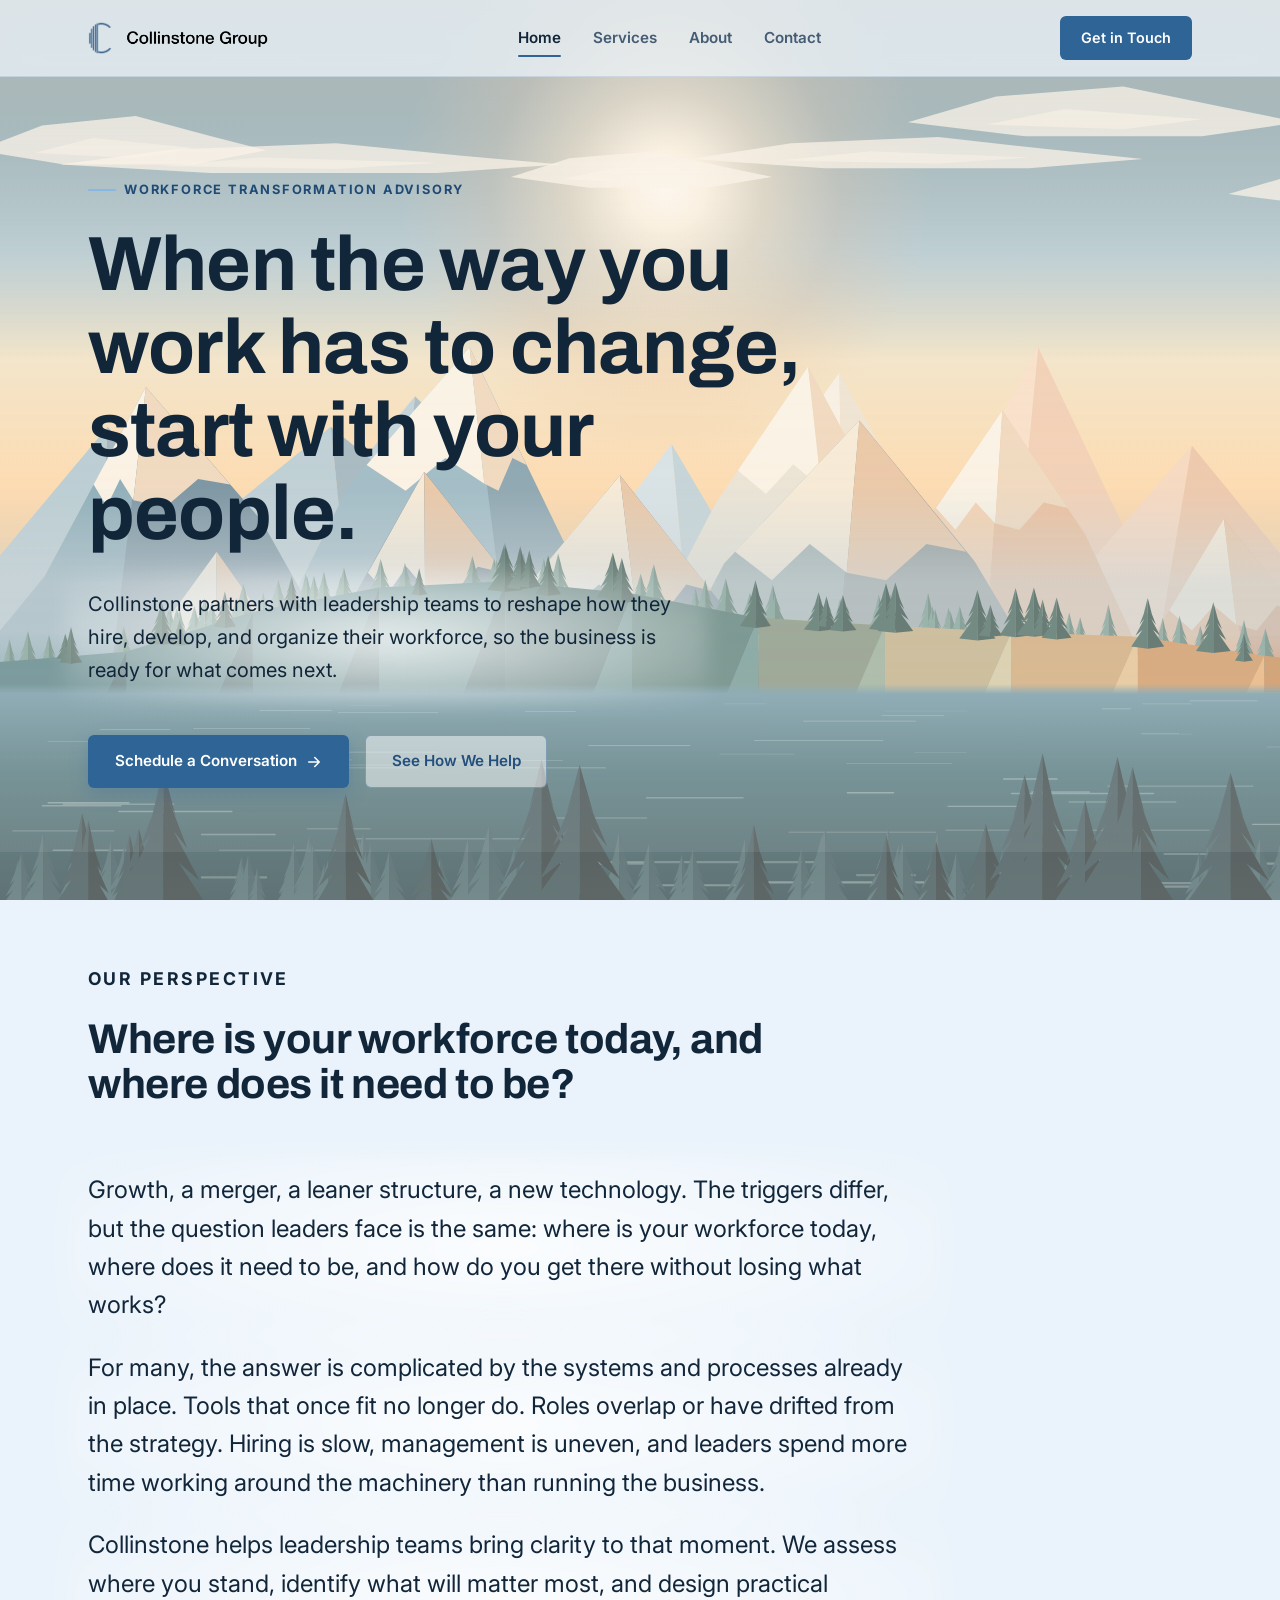
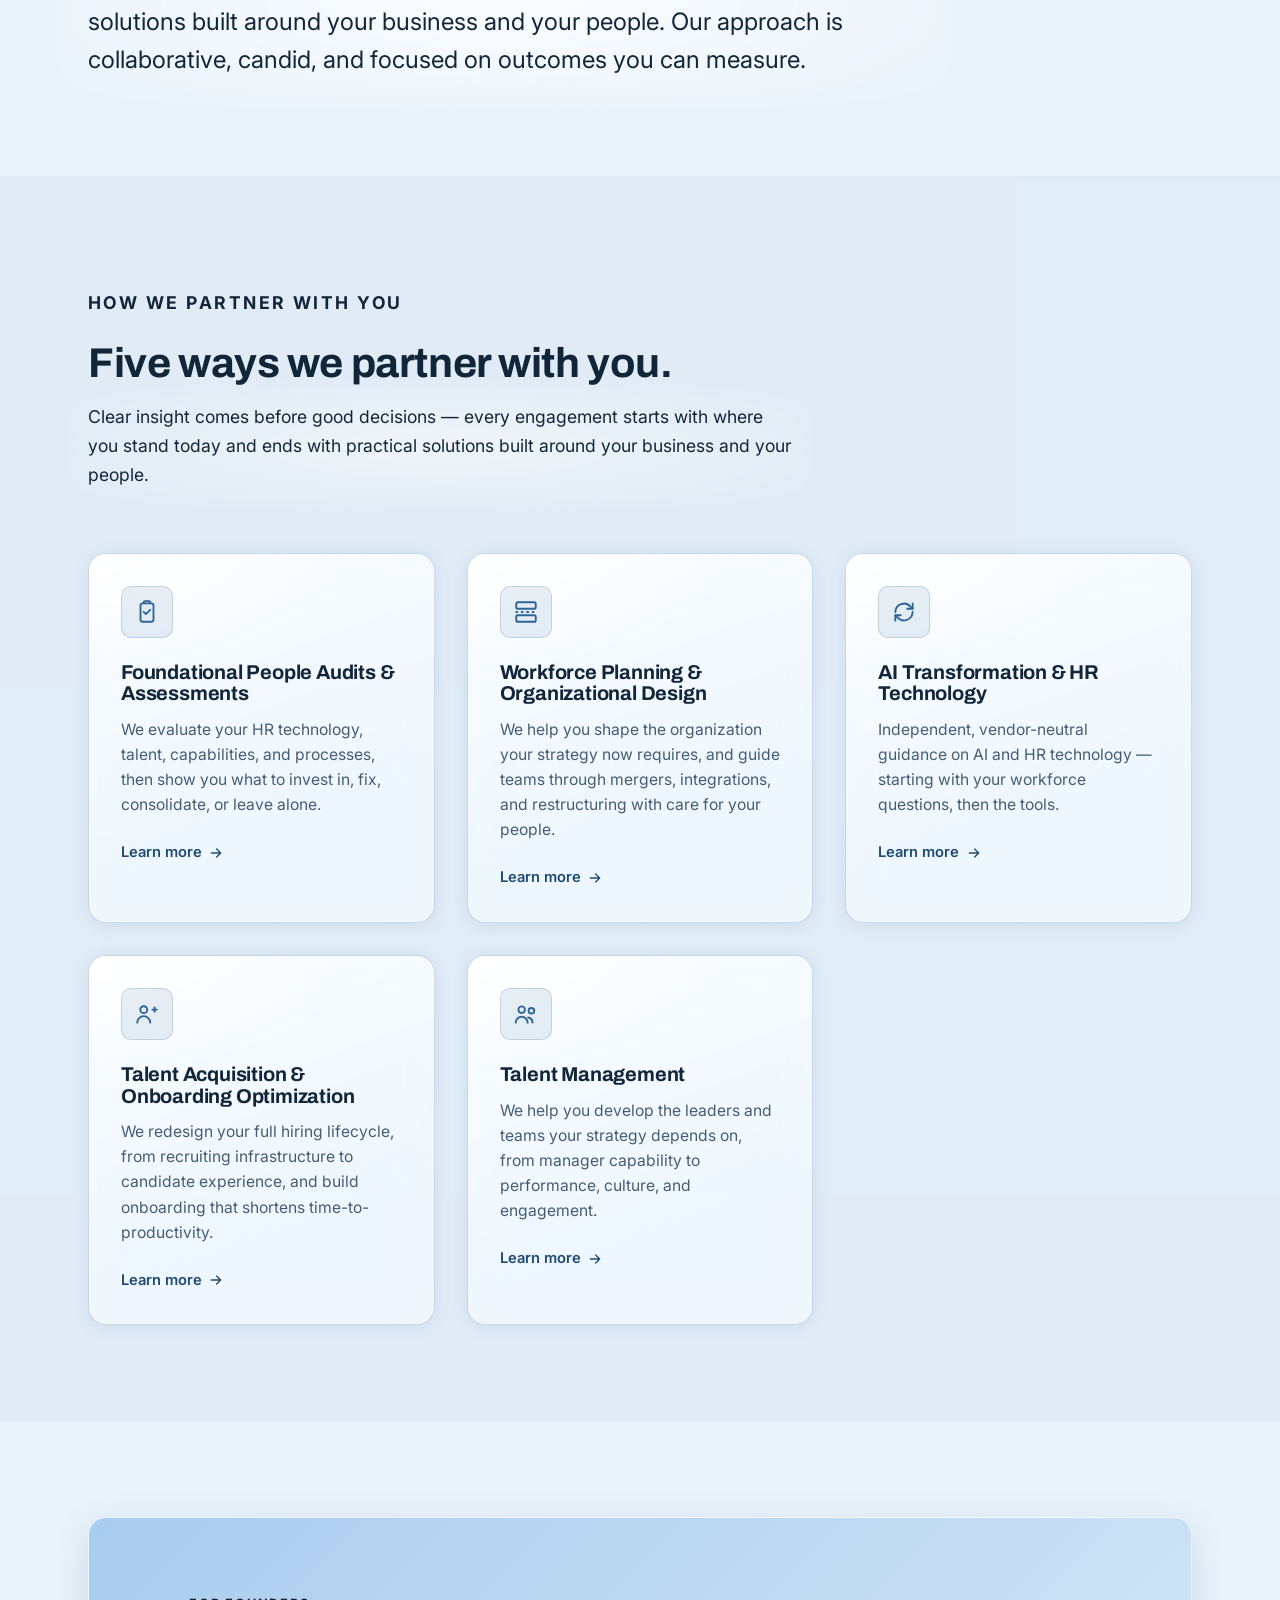
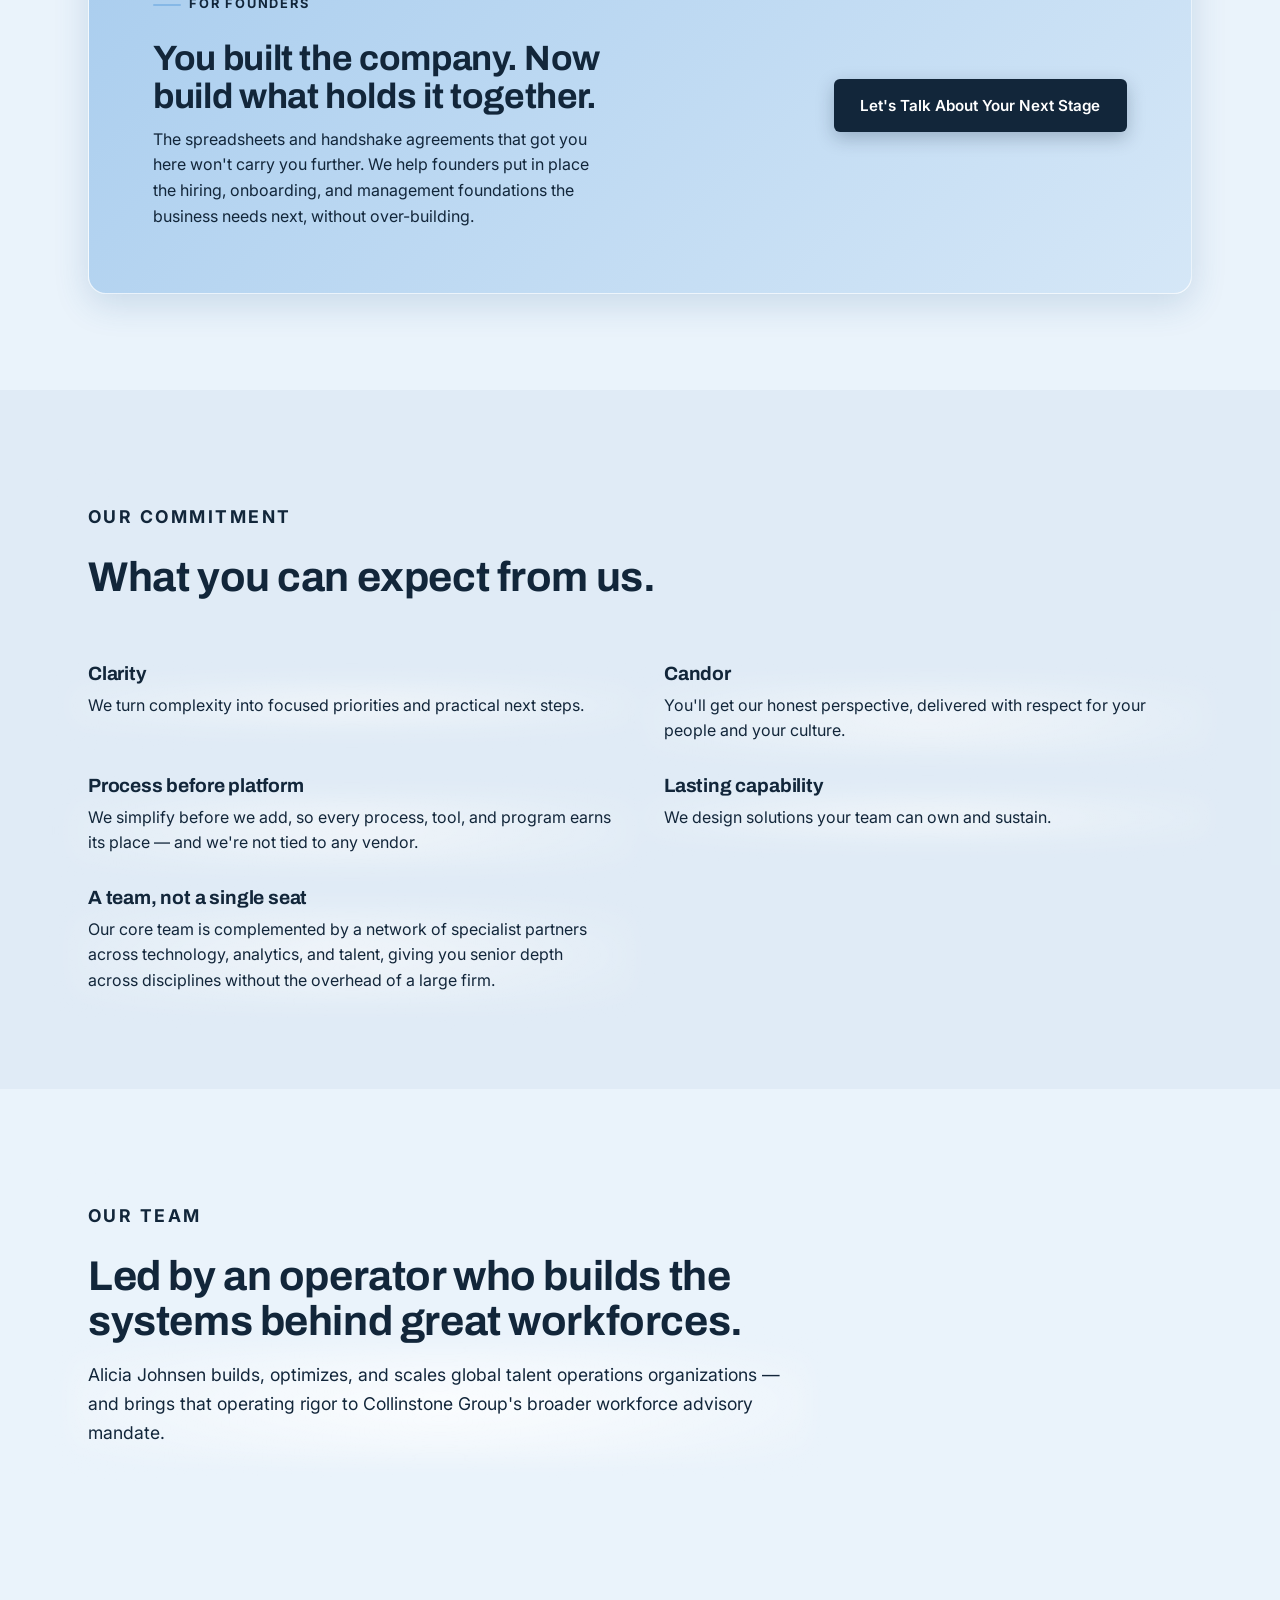
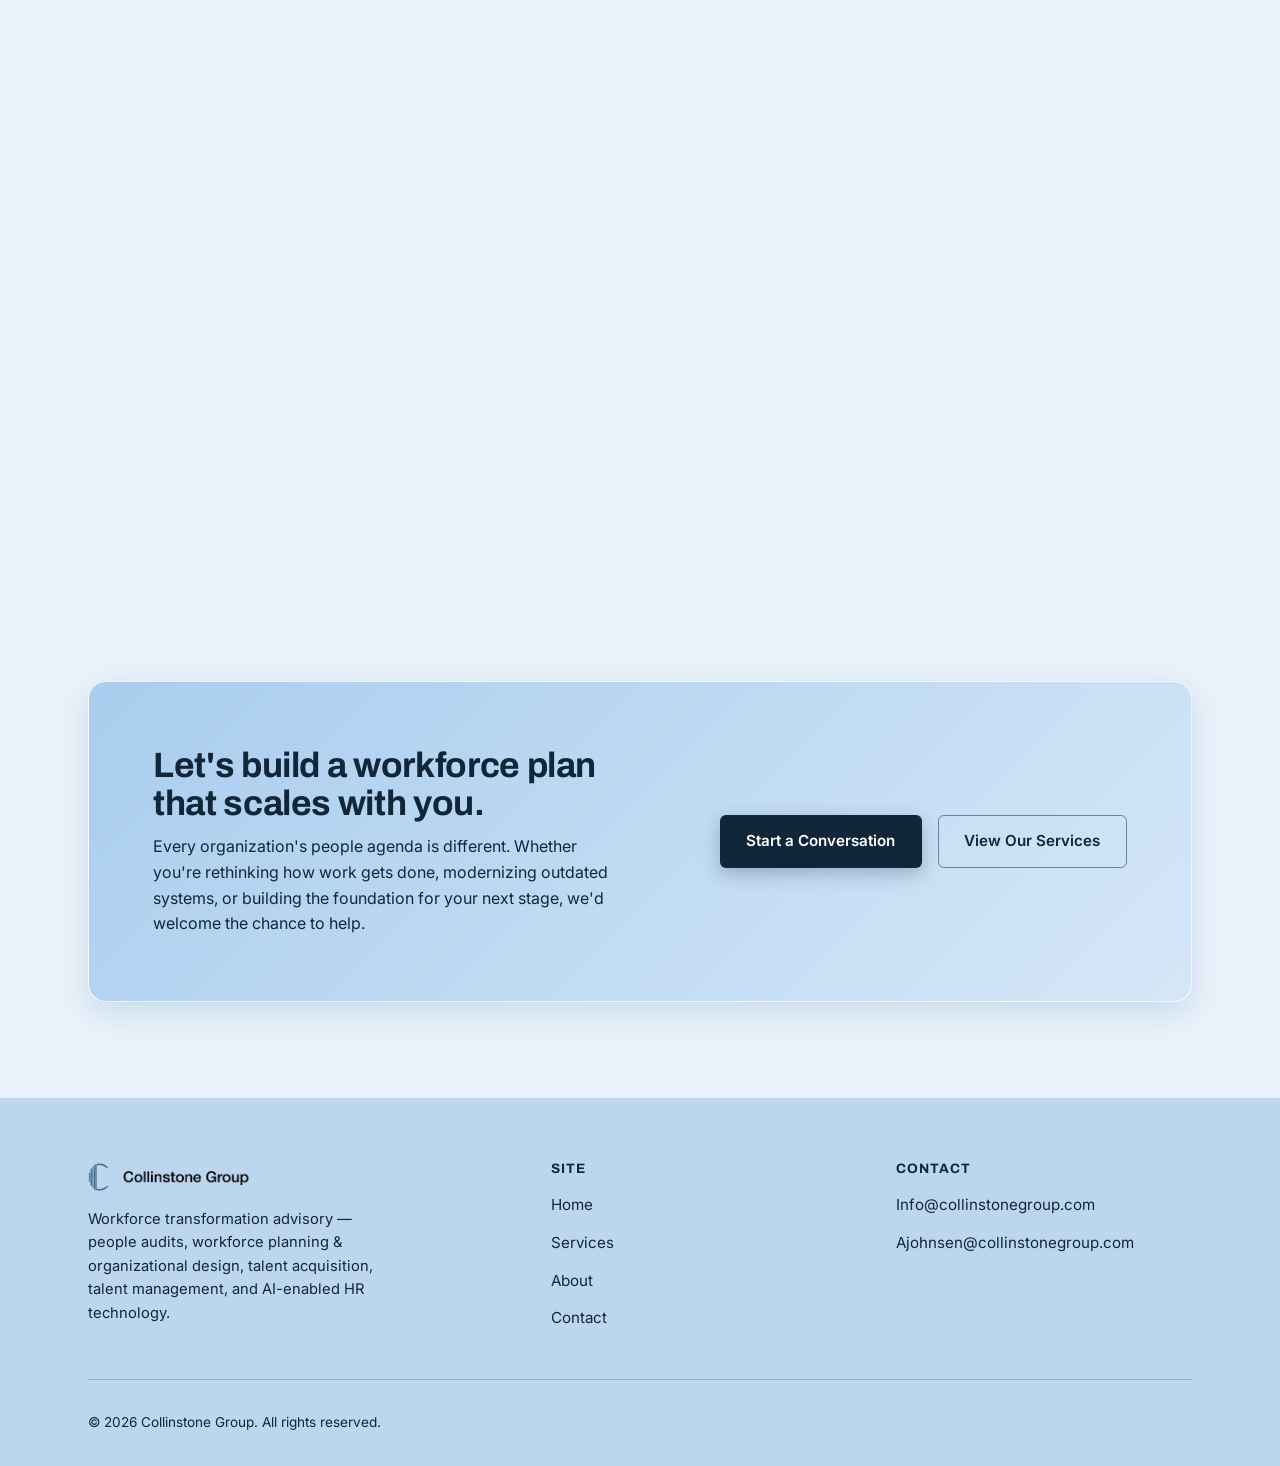
<file: index.html>
<!DOCTYPE html>
<html lang="en">
<head>
<meta charset="UTF-8">
<meta name="viewport" content="width=device-width, initial-scale=1">
<title>Collinstone Group — Workforce Planning &amp; Transformation Advisory</title>
<meta name="description" content="Collinstone partners with leadership teams on people audits, workforce planning and organizational design, AI transformation and HR technology, talent acquisition, and talent management.">
<link rel="preconnect" href="https://fonts.googleapis.com">
<link rel="preconnect" href="https://fonts.gstatic.com" crossorigin>
<link href="https://fonts.googleapis.com/css2?family=Archivo:wght@500;600;700;800&family=Inter:wght@400;500;600;700&display=swap" rel="stylesheet">
<link rel="stylesheet" href="assets/css/styles.css">
<link rel="icon" type="image/png" href="assets/img/logo-mark.png">
</head>
<body>
<div class="bg-scene" aria-hidden="true">
  <div class="bg-sun"></div>
  <div class="bg-cloud-track" style="--h:26vh;--ar:8.667">
    <img class="bg-cloud-img" src="assets/img/nordic-clouds.svg" alt="" width="3600" height="300">
    <img class="bg-cloud-img" src="assets/img/nordic-clouds.svg" alt="" width="3600" height="300">
  </div>
  <img class="bg-layer" style="--h:52vh;--ar:6;bottom:20vh" src="assets/img/nordic-farthest.svg" alt="" width="3600" height="600">
  <img class="bg-layer" style="--h:52vh;--ar:6;bottom:16vh" src="assets/img/nordic-far.svg" alt="" width="3600" height="600">
  <img class="bg-layer" style="--h:56vh;--ar:7;bottom:8vh" src="assets/img/nordic-mid.svg" alt="" width="3600" height="600">
  <div class="bg-haze" aria-hidden="true"></div>
  <img class="bg-layer" style="--h:42vh;--ar:8.696;bottom:-2vh" src="assets/img/nordic-hillpines.svg" alt="" width="4000" height="460">
  <img class="bg-layer" style="--h:42vh;--ar:8.696;bottom:-2vh" src="assets/img/nordic-foothills.svg" alt="" width="4000" height="460">
  <img class="bg-layer" style="--h:24vh;--ar:16.667;bottom:0" src="assets/img/nordic-water.svg" alt="" width="3600" height="300">
  <img class="bg-layer" style="--h:20vh;--ar:15;bottom:-1vh" src="assets/img/nordic-pines-back.svg" alt="" width="3600" height="600">
  <img class="bg-layer" style="--h:24vh;--ar:20;bottom:-2vh" src="assets/img/nordic-pines-front.svg" alt="" width="3600" height="600">
  <div class="bg-veil"></div>
</div>
<a class="skip-link" href="#main">Skip to main content</a>

<header class="site-header">
  <nav class="nav container" aria-label="Primary">
    <a class="nav-brand" href="index.html" aria-label="Collinstone Group home">
      <img class="mark" src="assets/img/logo-mark.png" alt="" width="34" height="34">
      <img class="wordmark" src="assets/img/logo-wordmark.png" alt="Collinstone Group">
    </a>
    <ul class="nav-links" data-open="false">
      <li><a href="index.html" aria-current="page">Home</a></li>
      <li><a href="services.html">Services</a></li>
      <li><a href="about.html">About</a></li>
      <li><a href="contact.html">Contact</a></li>
    </ul>
    <div class="nav-actions">
      <a class="nav-cta" href="contact.html">Get in Touch</a>
      <button class="nav-toggle" aria-label="Toggle navigation menu" aria-expanded="false">
        <svg viewBox="0 0 24 24" fill="none" stroke="currentColor" stroke-width="1.9" stroke-linecap="round"><line x1="3" y1="6" x2="21" y2="6"/><line x1="3" y1="12" x2="21" y2="12"/><line x1="3" y1="18" x2="21" y2="18"/></svg>
      </button>
    </div>
  </nav>
</header>

<main id="main">

  <!-- HERO -->
  <section class="hero">
    <div class="container hero-inner">
      <p class="eyebrow">Workforce Transformation Advisory</p>
      <h1>When the way you work has to change, start with your people.</h1>
      <p class="lede">Collinstone partners with leadership teams to reshape how they hire, develop, and organize their workforce, so the business is ready for what comes next.</p>
      <div class="hero-actions">
        <a class="btn btn-primary" href="contact.html">
          Schedule a Conversation
          <svg viewBox="0 0 24 24" fill="none" stroke="currentColor" stroke-width="2" stroke-linecap="round" stroke-linejoin="round"><path d="M5 12h14M13 6l6 6-6 6"/></svg>
        </a>
        <a class="btn btn-outline" href="services.html">See How We Help</a>
      </div>
    </div>
  </section>

  <!-- OUR PERSPECTIVE -->
  <section>
    <div class="container">
      <div class="section-head" data-reveal>
        <p class="eyebrow">Our Perspective</p>
        <h2>Where is your workforce today, and where does it need to be?</h2>
      </div>
      <p class="lede-lg" data-reveal>Growth, a merger, a leaner structure, a new technology. The triggers differ, but the question leaders face is the same: where is your workforce today, where does it need to be, and how do you get there without losing what works?</p>
      <p class="lede-lg" data-reveal>For many, the answer is complicated by the systems and processes already in place. Tools that once fit no longer do. Roles overlap or have drifted from the strategy. Hiring is slow, management is uneven, and leaders spend more time working around the machinery than running the business.</p>
      <p class="lede-lg" data-reveal>Collinstone helps leadership teams bring clarity to that moment. We assess where you stand, identify what will matter most, and design practical solutions built around your business and your people. Our approach is collaborative, candid, and focused on outcomes you can measure.</p>
    </div>
  </section>

  <!-- EXPERTISE PREVIEW -->
  <section class="section-soft">
    <div class="container">
      <div class="section-head" data-reveal>
        <p class="eyebrow">How We Partner With You</p>
        <h2>Five ways we partner with you.</h2>
        <p>Clear insight comes before good decisions — every engagement starts with where you stand today and ends with practical solutions built around your business and your people.</p>
      </div>

      <div class="grid grid-3">
        <article class="card" data-reveal>
          <div class="icon-tile" aria-hidden="true">
            <svg viewBox="0 0 24 24" fill="none" stroke="currentColor" stroke-width="1.75" stroke-linecap="round" stroke-linejoin="round"><rect x="6" y="4" width="12" height="17" rx="2"/><path d="M9 4V3a1 1 0 0 1 1-1h4a1 1 0 0 1 1 1v1"/><path d="M9 12l2 2 4-4"/></svg>
          </div>
          <h3>Foundational People Audits &amp; Assessments</h3>
          <p>We evaluate your HR technology, talent, capabilities, and processes, then show you what to invest in, fix, consolidate, or leave alone.</p>
          <a class="card-link" href="services.html#people-audits">Learn more <svg viewBox="0 0 24 24" fill="none" stroke="currentColor" stroke-width="2" stroke-linecap="round" stroke-linejoin="round"><path d="M5 12h14M13 6l6 6-6 6"/></svg></a>
        </article>

        <article class="card" data-reveal>
          <div class="icon-tile" aria-hidden="true">
            <svg viewBox="0 0 24 24" fill="none" stroke="currentColor" stroke-width="1.75" stroke-linecap="round" stroke-linejoin="round"><rect x="3" y="3" width="18" height="6" rx="1.5"/><rect x="3" y="15" width="18" height="6" rx="1.5"/><line x1="3" y1="12" x2="21" y2="12" stroke-dasharray="1 4"/></svg>
          </div>
          <h3>Workforce Planning &amp; Organizational Design</h3>
          <p>We help you shape the organization your strategy now requires, and guide teams through mergers, integrations, and restructuring with care for your people.</p>
          <a class="card-link" href="services.html#workforce-planning">Learn more <svg viewBox="0 0 24 24" fill="none" stroke="currentColor" stroke-width="2" stroke-linecap="round" stroke-linejoin="round"><path d="M5 12h14M13 6l6 6-6 6"/></svg></a>
        </article>

        <article class="card" data-reveal>
          <div class="icon-tile" aria-hidden="true">
            <svg viewBox="0 0 24 24" fill="none" stroke="currentColor" stroke-width="1.75" stroke-linecap="round" stroke-linejoin="round"><path d="M4 12a8 8 0 0 1 14-5l2 2"/><path d="M20 4v5h-5"/><path d="M20 12a8 8 0 0 1-14 5l-2-2"/><path d="M4 20v-5h5"/></svg>
          </div>
          <h3>AI Transformation &amp; HR Technology</h3>
          <p>Independent, vendor-neutral guidance on AI and HR technology — starting with your workforce questions, then the tools.</p>
          <a class="card-link" href="services.html#hr-technology">Learn more <svg viewBox="0 0 24 24" fill="none" stroke="currentColor" stroke-width="2" stroke-linecap="round" stroke-linejoin="round"><path d="M5 12h14M13 6l6 6-6 6"/></svg></a>
        </article>

        <article class="card" data-reveal>
          <div class="icon-tile" aria-hidden="true">
            <svg viewBox="0 0 24 24" fill="none" stroke="currentColor" stroke-width="1.75" stroke-linecap="round" stroke-linejoin="round"><circle cx="9" cy="8" r="3.2"/><path d="M3 20c0-3.3 2.7-6 6-6s6 2.7 6 6"/><path d="M17 8h4M19 6v4"/></svg>
          </div>
          <h3>Talent Acquisition &amp; Onboarding Optimization</h3>
          <p>We redesign your full hiring lifecycle, from recruiting infrastructure to candidate experience, and build onboarding that shortens time-to-productivity.</p>
          <a class="card-link" href="services.html#talent-acquisition">Learn more <svg viewBox="0 0 24 24" fill="none" stroke="currentColor" stroke-width="2" stroke-linecap="round" stroke-linejoin="round"><path d="M5 12h14M13 6l6 6-6 6"/></svg></a>
        </article>

        <article class="card" data-reveal>
          <div class="icon-tile" aria-hidden="true">
            <svg viewBox="0 0 24 24" fill="none" stroke="currentColor" stroke-width="1.75" stroke-linecap="round" stroke-linejoin="round"><circle cx="8" cy="8" r="3"/><circle cx="17" cy="9" r="2.6"/><path d="M2.5 20c0-3 2.5-5.5 5.5-5.5s5.5 2.5 5.5 5.5"/><path d="M14 15.2c2.3.4 4 2.3 4 4.8"/></svg>
          </div>
          <h3>Talent Management</h3>
          <p>We help you develop the leaders and teams your strategy depends on, from manager capability to performance, culture, and engagement.</p>
          <a class="card-link" href="services.html#talent-management">Learn more <svg viewBox="0 0 24 24" fill="none" stroke="currentColor" stroke-width="2" stroke-linecap="round" stroke-linejoin="round"><path d="M5 12h14M13 6l6 6-6 6"/></svg></a>
        </article>
      </div>
    </div>
  </section>

  <!-- FOR FOUNDERS -->
  <section>
    <div class="container">
      <div class="cta-band" data-reveal>
        <div class="cta-band-text">
          <p class="eyebrow">For Founders</p>
          <h2>You built the company. Now build what holds it together.</h2>
          <p>The spreadsheets and handshake agreements that got you here won't carry you further. We help founders put in place the hiring, onboarding, and management foundations the business needs next, without over-building.</p>
        </div>
        <div class="actions">
          <a class="btn btn-primary" href="contact.html">Let's Talk About Your Next Stage</a>
        </div>
      </div>
    </div>
  </section>

  <!-- WHAT YOU CAN EXPECT -->
  <section class="section-soft">
    <div class="container">
      <div class="section-head" data-reveal>
        <p class="eyebrow">Our Commitment</p>
        <h2>What you can expect from us.</h2>
      </div>
      <div class="points-grid" data-reveal>
        <div>
          <h3>Clarity</h3>
          <p>We turn complexity into focused priorities and practical next steps.</p>
        </div>
        <div>
          <h3>Candor</h3>
          <p>You'll get our honest perspective, delivered with respect for your people and your culture.</p>
        </div>
        <div>
          <h3>Process before platform</h3>
          <p>We simplify before we add, so every process, tool, and program earns its place — and we're not tied to any vendor.</p>
        </div>
        <div>
          <h3>Lasting capability</h3>
          <p>We design solutions your team can own and sustain.</p>
        </div>
        <div>
          <h3>A team, not a single seat</h3>
          <p>Our core team is complemented by a network of specialist partners across technology, analytics, and talent, giving you senior depth across disciplines without the overhead of a large firm.</p>
        </div>
      </div>
    </div>
  </section>

  <!-- OUR TEAM -->
  <section>
    <div class="container">
      <div class="section-head" data-reveal>
        <p class="eyebrow">Our Team</p>
        <h2>Led by an operator who builds the systems behind great workforces.</h2>
        <p>Alicia Johnsen builds, optimizes, and scales global talent operations organizations — and brings that operating rigor to Collinstone Group's broader workforce advisory mandate.</p>
      </div>
      <div class="team-grid">
        <div class="bio-portrait bio-portrait--photo" data-reveal>
          <img class="bio-photo" src="assets/img/alicia-johnsen.jpg" alt="Portrait of Alicia Johnsen" width="1024" height="1024" loading="lazy">
          <div class="bio-portrait-caption">
            <p class="name">Alicia Johnsen</p>
            <p class="role">Founding Partner</p>
          </div>
        </div>
        <div class="bio-portrait bio-portrait--photo" data-reveal>
          <img class="bio-photo" src="assets/img/sebastian-vivas.jpg" alt="Portrait of Sebastian Vivas" width="1145" height="1374" loading="lazy">
          <div class="bio-portrait-caption">
            <p class="name">Sebastian Vivas</p>
            <p class="role">Creative Operations Associate</p>
          </div>
        </div>
      </div>
      <div class="team-more" data-reveal>
        <a class="btn btn-ghost" href="about.html#team">
          Meet the Team
          <svg viewBox="0 0 24 24" fill="none" stroke="currentColor" stroke-width="2" stroke-linecap="round" stroke-linejoin="round"><path d="M5 12h14M13 6l6 6-6 6"/></svg>
        </a>
      </div>
    </div>
  </section>

  <!-- CTA -->
  <section>
    <div class="container">
      <div class="cta-band" data-reveal>
        <div class="cta-band-text">
          <h2>Let's build a workforce plan that scales with you.</h2>
          <p>Every organization's people agenda is different. Whether you're rethinking how work gets done, modernizing outdated systems, or building the foundation for your next stage, we'd welcome the chance to help.</p>
        </div>
        <div class="actions">
          <a class="btn btn-primary" href="contact.html">Start a Conversation</a>
          <a class="btn btn-outline" href="services.html">View Our Services</a>
        </div>
      </div>
    </div>
  </section>

</main>

<footer class="site-footer">
  <div class="container">
    <div class="footer-top">
      <div class="footer-brand">
        <div class="nav-brand">
          <img class="mark" src="assets/img/logo-mark.png" alt="" width="30" height="30">
          <img class="wordmark" src="assets/img/logo-wordmark.png" alt="Collinstone Group">
        </div>
        <p>Workforce transformation advisory — people audits, workforce planning &amp; organizational design, talent acquisition, talent management, and AI-enabled HR technology.</p>
      </div>
      <div class="footer-col">
        <h4>Site</h4>
        <ul>
          <li><a href="index.html">Home</a></li>
          <li><a href="services.html">Services</a></li>
          <li><a href="about.html">About</a></li>
          <li><a href="contact.html">Contact</a></li>
        </ul>
      </div>
      <div class="footer-col">
        <h4>Contact</h4>
        <ul>
          <li><a href="mailto:Info@collinstonegroup.com">Info@collinstonegroup.com</a></li>
          <li><a href="mailto:Ajohnsen@collinstonegroup.com">Ajohnsen@collinstonegroup.com</a></li>
        </ul>
      </div>
    </div>
    <div class="footer-bottom">
      <p>&copy; 2026 Collinstone Group. All rights reserved.</p>
    </div>
  </div>
</footer>

<script src="assets/js/main.js"></script>
</body>
</html>
</file>
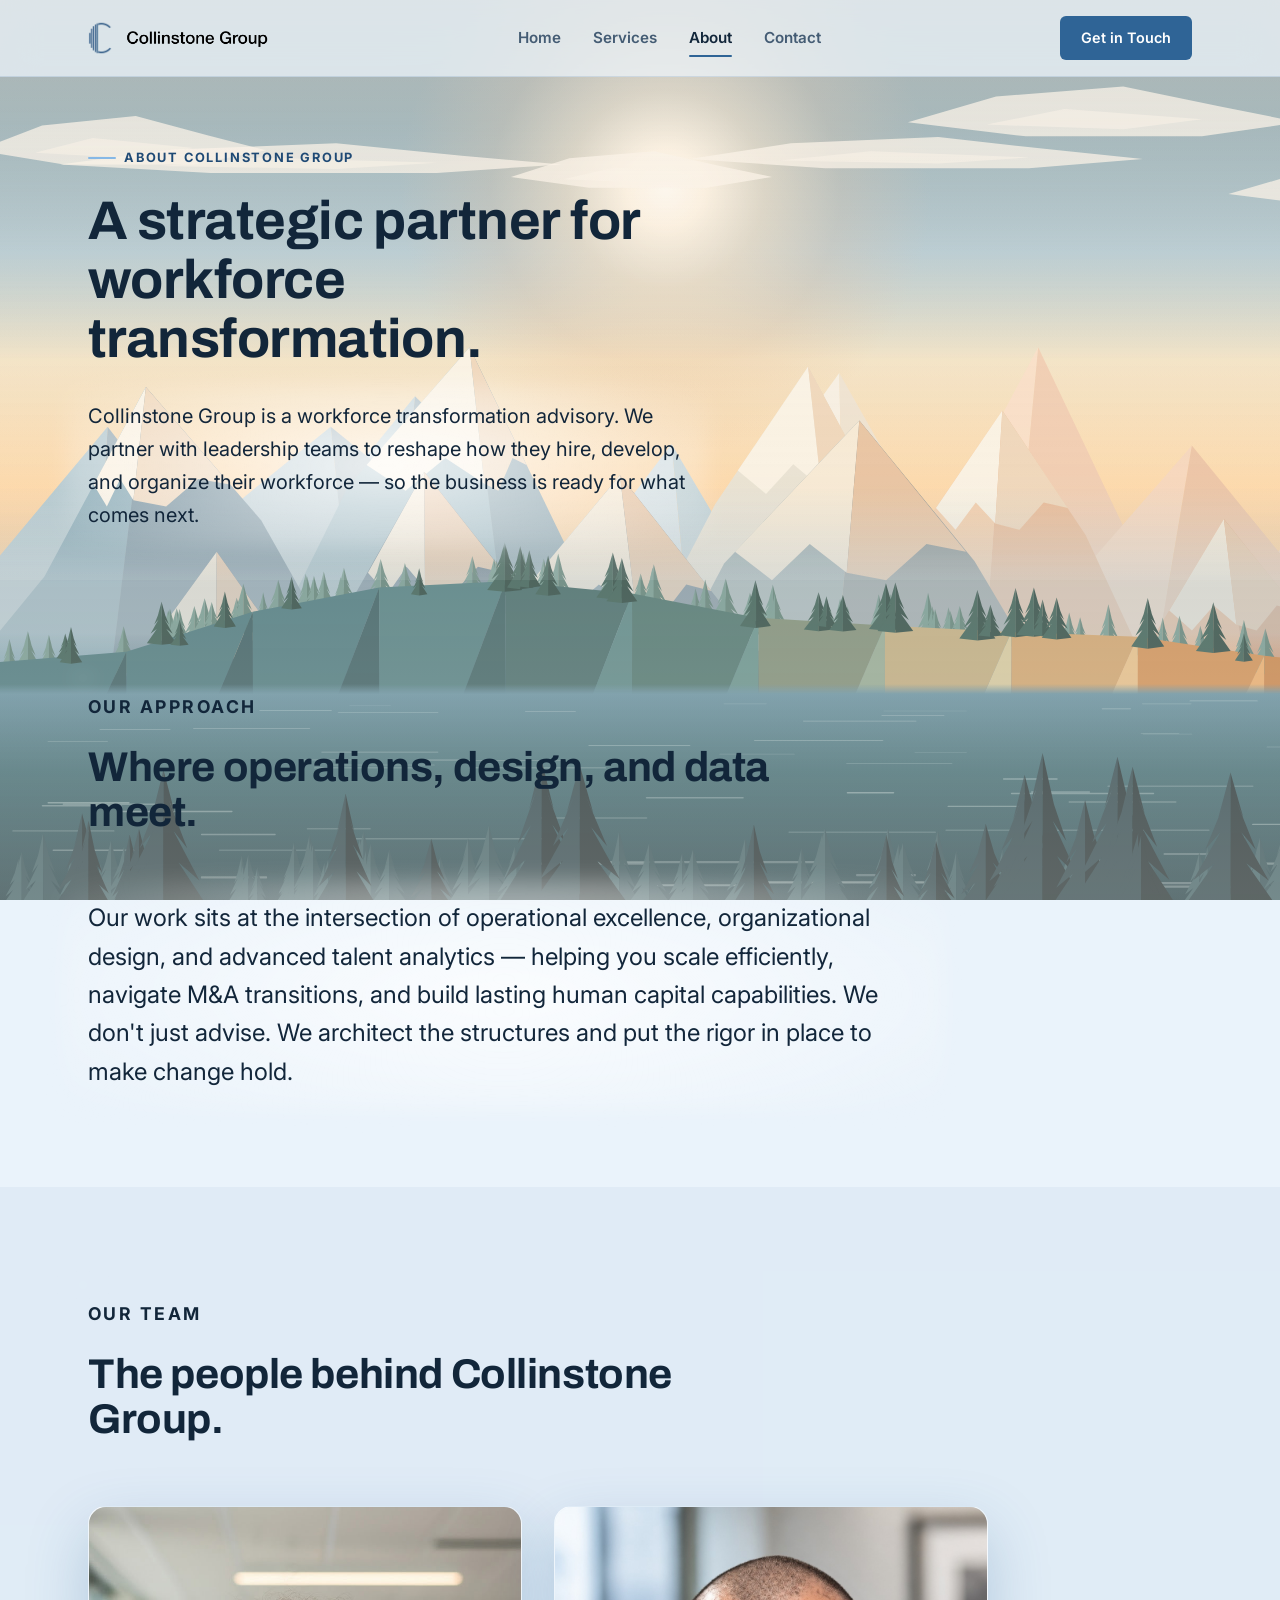
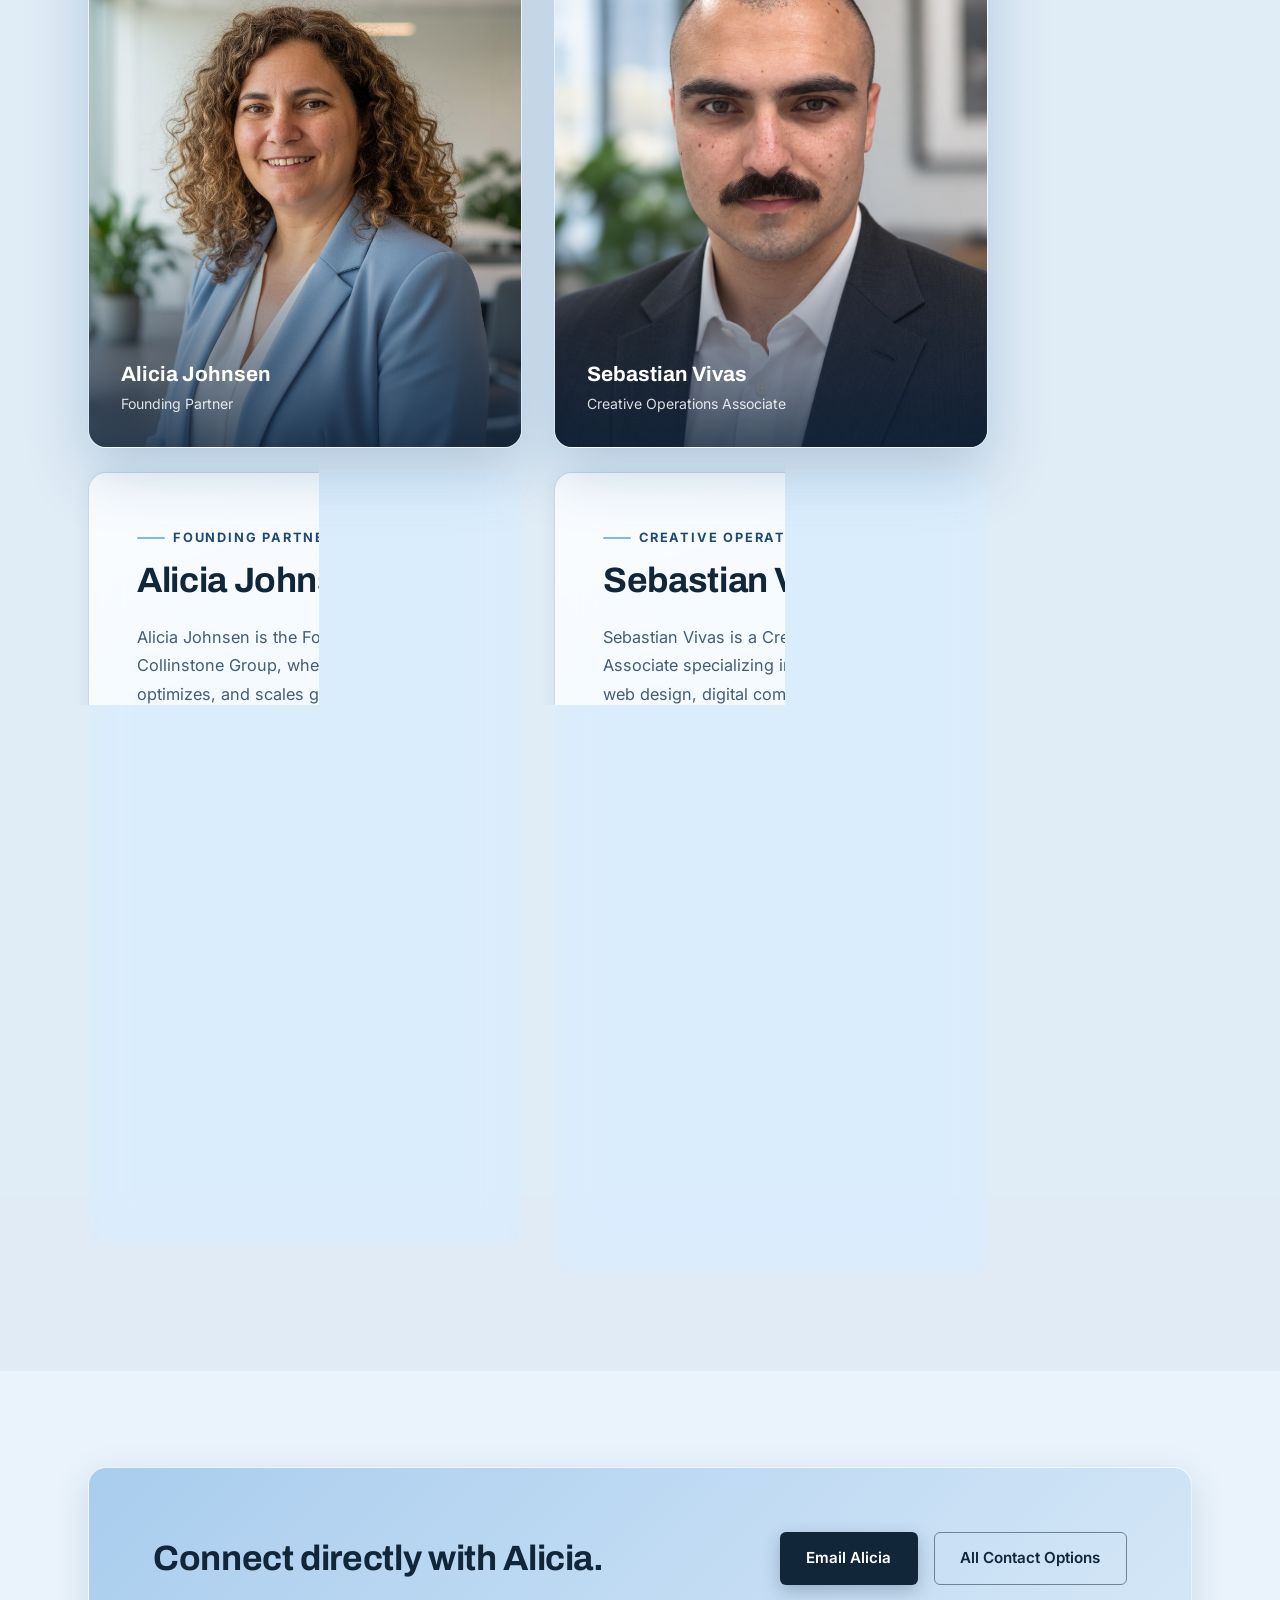
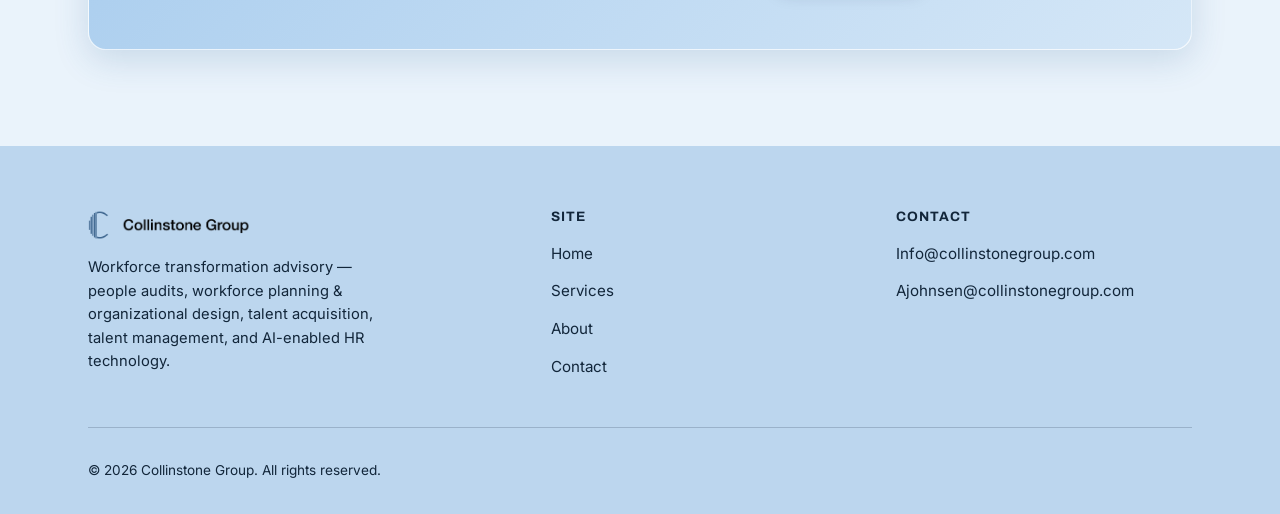
<file: about.html>
<!DOCTYPE html>
<html lang="en">
<head>
<meta charset="UTF-8">
<meta name="viewport" content="width=device-width, initial-scale=1">
<title>About — Collinstone Group</title>
<meta name="description" content="Collinstone Group is a workforce transformation advisory led by Founding Partner Alicia Johnsen. We partner with leadership teams to reshape how they hire, develop, and organize their workforce.">
<link rel="preconnect" href="https://fonts.googleapis.com">
<link rel="preconnect" href="https://fonts.gstatic.com" crossorigin>
<link href="https://fonts.googleapis.com/css2?family=Archivo:wght@500;600;700;800&family=Inter:wght@400;500;600;700&display=swap" rel="stylesheet">
<link rel="stylesheet" href="assets/css/styles.css">
<link rel="icon" type="image/png" href="assets/img/logo-mark.png">
</head>
<body>
<div class="bg-scene" aria-hidden="true">
  <div class="bg-sun"></div>
  <div class="bg-cloud-track" style="--h:26vh;--ar:8.667">
    <img class="bg-cloud-img" src="assets/img/nordic-clouds.svg" alt="" width="3600" height="300">
    <img class="bg-cloud-img" src="assets/img/nordic-clouds.svg" alt="" width="3600" height="300">
  </div>
  <img class="bg-layer" style="--h:52vh;--ar:6;bottom:20vh" src="assets/img/nordic-farthest.svg" alt="" width="3600" height="600">
  <img class="bg-layer" style="--h:52vh;--ar:6;bottom:16vh" src="assets/img/nordic-far.svg" alt="" width="3600" height="600">
  <img class="bg-layer" style="--h:56vh;--ar:7;bottom:8vh" src="assets/img/nordic-mid.svg" alt="" width="3600" height="600">
  <div class="bg-haze" aria-hidden="true"></div>
  <img class="bg-layer" style="--h:42vh;--ar:8.696;bottom:-2vh" src="assets/img/nordic-hillpines.svg" alt="" width="4000" height="460">
  <img class="bg-layer" style="--h:42vh;--ar:8.696;bottom:-2vh" src="assets/img/nordic-foothills.svg" alt="" width="4000" height="460">
  <img class="bg-layer" style="--h:24vh;--ar:16.667;bottom:0" src="assets/img/nordic-water.svg" alt="" width="3600" height="300">
  <img class="bg-layer" style="--h:20vh;--ar:15;bottom:-1vh" src="assets/img/nordic-pines-back.svg" alt="" width="3600" height="600">
  <img class="bg-layer" style="--h:24vh;--ar:20;bottom:-2vh" src="assets/img/nordic-pines-front.svg" alt="" width="3600" height="600">
  <div class="bg-veil"></div>
</div>
<a class="skip-link" href="#main">Skip to main content</a>

<header class="site-header">
  <nav class="nav container" aria-label="Primary">
    <a class="nav-brand" href="index.html" aria-label="Collinstone Group home">
      <img class="mark" src="assets/img/logo-mark.png" alt="" width="34" height="34">
      <img class="wordmark" src="assets/img/logo-wordmark.png" alt="Collinstone Group">
    </a>
    <ul class="nav-links" data-open="false">
      <li><a href="index.html">Home</a></li>
      <li><a href="services.html">Services</a></li>
      <li><a href="about.html" aria-current="page">About</a></li>
      <li><a href="contact.html">Contact</a></li>
    </ul>
    <div class="nav-actions">
      <a class="nav-cta" href="contact.html">Get in Touch</a>
      <button class="nav-toggle" aria-label="Toggle navigation menu" aria-expanded="false">
        <svg viewBox="0 0 24 24" fill="none" stroke="currentColor" stroke-width="1.9" stroke-linecap="round"><line x1="3" y1="6" x2="21" y2="6"/><line x1="3" y1="12" x2="21" y2="12"/><line x1="3" y1="18" x2="21" y2="18"/></svg>
      </button>
    </div>
  </nav>
</header>

<main id="main">

  <section class="hero page-hero">
    <div class="container hero-inner">
      <p class="eyebrow">About Collinstone Group</p>
      <h1>A strategic partner for workforce transformation.</h1>
      <p class="lede">Collinstone Group is a workforce transformation advisory. We partner with leadership teams to reshape how they hire, develop, and organize their workforce — so the business is ready for what comes next.</p>
    </div>
  </section>

  <!-- APPROACH -->
  <section>
    <div class="container">
      <div class="section-head" data-reveal>
        <p class="eyebrow">Our Approach</p>
        <h2>Where operations, design, and data meet.</h2>
      </div>
      <p class="lede-lg" data-reveal>Our work sits at the intersection of operational excellence, organizational design, and advanced talent analytics — helping you scale efficiently, navigate M&amp;A transitions, and build lasting human capital capabilities. We don't just advise. We architect the structures and put the rigor in place to make change hold.</p>
    </div>
  </section>

  <!-- OUR TEAM -->
  <section class="section-soft" id="team">
    <div class="container">
      <div class="section-head" data-reveal>
        <p class="eyebrow">Our Team</p>
        <h2>The people behind Collinstone Group.</h2>
      </div>
      <p class="team-hint">Hover over a photo to read their bio.</p>
      <div class="team-stage" data-reveal>
        <div class="team-member">
          <div class="bio-portrait bio-portrait--photo" tabindex="0">
            <img class="bio-photo" src="assets/img/alicia-johnsen.jpg" alt="Portrait of Alicia Johnsen" width="1024" height="1024" loading="lazy">
            <div class="bio-portrait-caption">
              <p class="name">Alicia Johnsen</p>
              <p class="role">Founding Partner</p>
            </div>
          </div>
          <article class="bio-card" id="alicia">
          <p class="eyebrow">Founding Partner</p>
          <h2>Alicia Johnsen</h2>
          <p>Alicia Johnsen is the Founding Partner of Collinstone Group, where she builds, optimizes, and scales global talent operations organizations. With a track record leading global talent operations, infrastructure, and strategy, she specializes in transforming high-performing, data-informed talent engines.</p>
          <p>Her approach combines operational excellence, organizational design, and advanced talent analytics to help organizations scale efficiently, navigate M&amp;A transitions, and build lasting human capital capabilities.</p>
          <p>Alicia partners closely with leadership teams to align workforce planning with business objectives, delivering practical, scalable solutions with a focus on measurable impact.</p>
        </article>
        </div>

        <div class="team-member">
          <div class="bio-portrait bio-portrait--photo" tabindex="0">
            <img class="bio-photo" src="assets/img/sebastian-vivas.jpg" alt="Portrait of Sebastian Vivas" width="1145" height="1374" loading="lazy">
            <div class="bio-portrait-caption">
              <p class="name">Sebastian Vivas</p>
              <p class="role">Creative Operations Associate</p>
            </div>
          </div>
          <article class="bio-card" id="sebastian">
          <p class="eyebrow">Creative Operations Associate</p>
          <h2>Sebastian Vivas</h2>
          <p>Sebastian Vivas is a Creative Operations Associate specializing in graphic design, web design, digital communications, and creative project development. His work sits at the intersection of design and business, translating ideas and organizational goals into clear, cohesive, and engaging visual experiences.</p>
          <p>With a broad skill set spanning brand development, website design, digital content, presentations, and marketing materials, he emphasizes thoughtful composition, clear communication, and practical execution, moving comfortably between creative and operational responsibilities.</p>
          <p>Sebastian brings a pragmatic, problem-solving approach to his work, informed by a longstanding interest in art, architecture, cinema, and design.</p>
        </article>
        </div>
      </div>
    </div>
  </section>

  <!-- CTA -->
  <section>
    <div class="container">
      <div class="cta-band" data-reveal>
        <h2>Connect directly with Alicia.</h2>
        <div class="actions">
          <a class="btn btn-primary" href="mailto:Ajohnsen@collinstonegroup.com">Email Alicia</a>
          <a class="btn btn-outline" href="contact.html">All Contact Options</a>
        </div>
      </div>
    </div>
  </section>

</main>

<footer class="site-footer">
  <div class="container">
    <div class="footer-top">
      <div class="footer-brand">
        <div class="nav-brand">
          <img class="mark" src="assets/img/logo-mark.png" alt="" width="30" height="30">
          <img class="wordmark" src="assets/img/logo-wordmark.png" alt="Collinstone Group">
        </div>
        <p>Workforce transformation advisory — people audits, workforce planning &amp; organizational design, talent acquisition, talent management, and AI-enabled HR technology.</p>
      </div>
      <div class="footer-col">
        <h4>Site</h4>
        <ul>
          <li><a href="index.html">Home</a></li>
          <li><a href="services.html">Services</a></li>
          <li><a href="about.html">About</a></li>
          <li><a href="contact.html">Contact</a></li>
        </ul>
      </div>
      <div class="footer-col">
        <h4>Contact</h4>
        <ul>
          <li><a href="mailto:Info@collinstonegroup.com">Info@collinstonegroup.com</a></li>
          <li><a href="mailto:Ajohnsen@collinstonegroup.com">Ajohnsen@collinstonegroup.com</a></li>
        </ul>
      </div>
    </div>
    <div class="footer-bottom">
      <p>&copy; 2026 Collinstone Group. All rights reserved.</p>
    </div>
  </div>
</footer>

<script src="assets/js/main.js"></script>
</body>
</html>
</file>
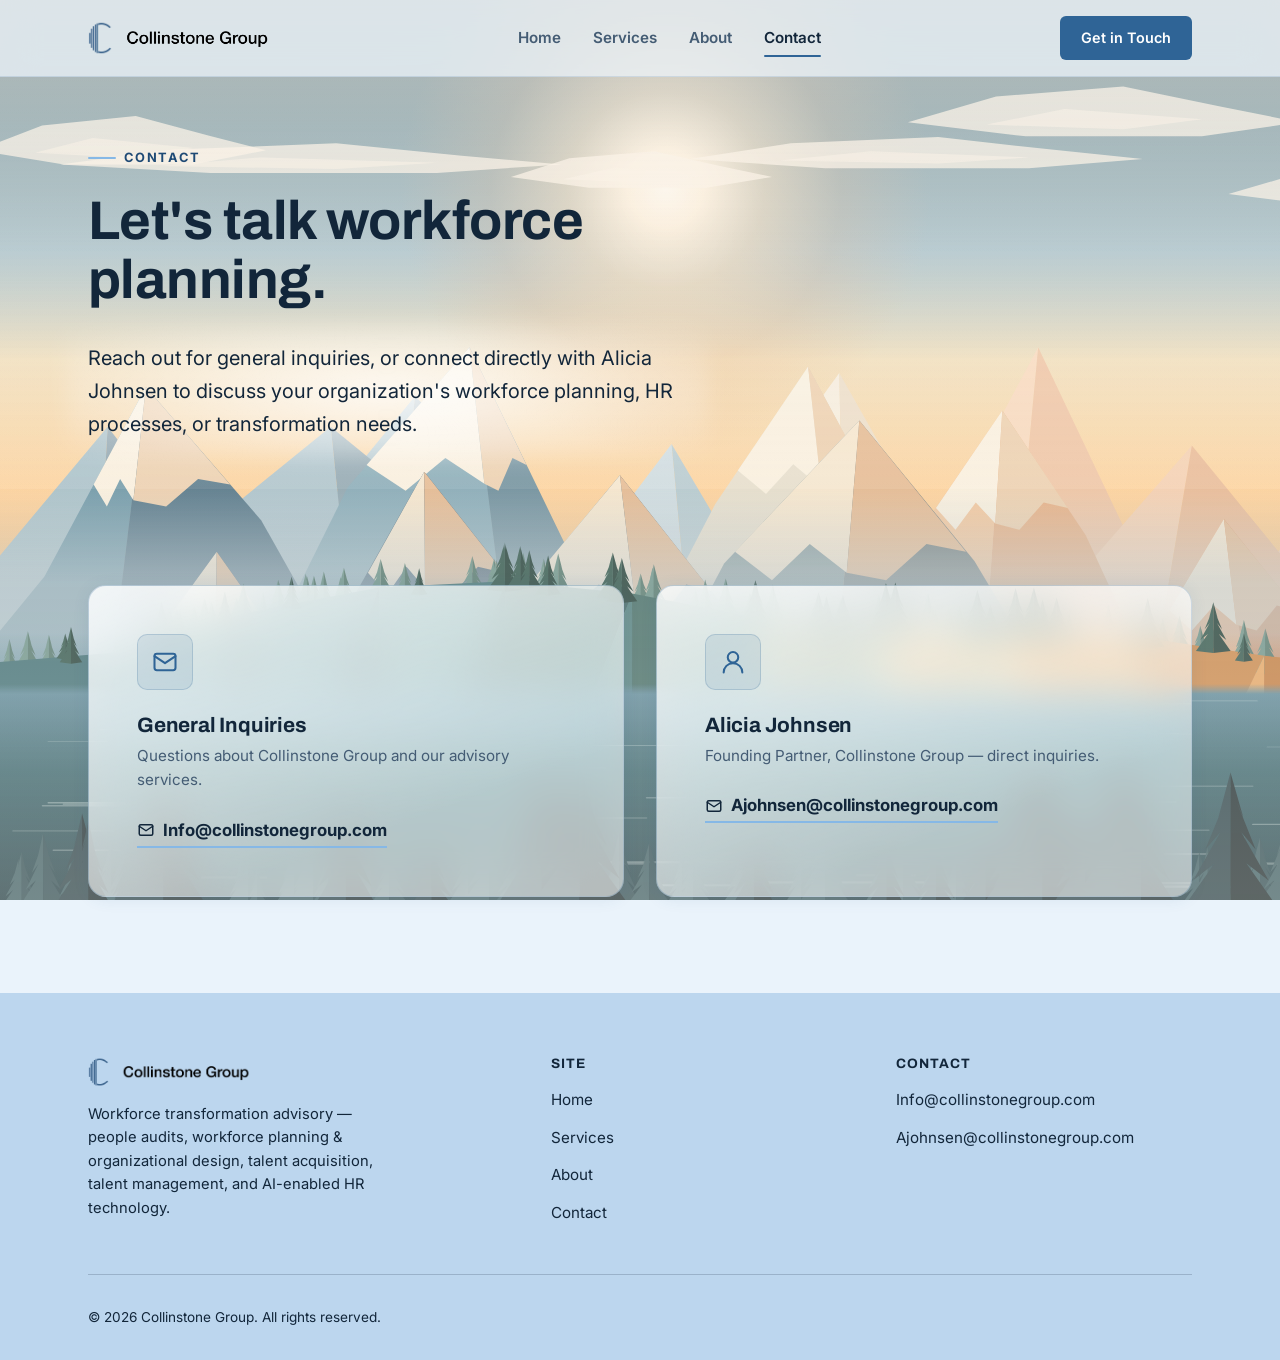
<file: contact.html>
<!DOCTYPE html>
<html lang="en">
<head>
<meta charset="UTF-8">
<meta name="viewport" content="width=device-width, initial-scale=1">
<title>Contact — Collinstone Group</title>
<meta name="description" content="Get in touch with Collinstone Group for general inquiries or to connect directly with Founding Partner Alicia Johnsen.">
<link rel="preconnect" href="https://fonts.googleapis.com">
<link rel="preconnect" href="https://fonts.gstatic.com" crossorigin>
<link href="https://fonts.googleapis.com/css2?family=Archivo:wght@500;600;700;800&family=Inter:wght@400;500;600;700&display=swap" rel="stylesheet">
<link rel="stylesheet" href="assets/css/styles.css">
<link rel="icon" type="image/png" href="assets/img/logo-mark.png">
</head>
<body>
<div class="bg-scene" aria-hidden="true">
  <div class="bg-sun"></div>
  <div class="bg-cloud-track" style="--h:26vh;--ar:8.667">
    <img class="bg-cloud-img" src="assets/img/nordic-clouds.svg" alt="" width="3600" height="300">
    <img class="bg-cloud-img" src="assets/img/nordic-clouds.svg" alt="" width="3600" height="300">
  </div>
  <img class="bg-layer" style="--h:52vh;--ar:6;bottom:20vh" src="assets/img/nordic-farthest.svg" alt="" width="3600" height="600">
  <img class="bg-layer" style="--h:52vh;--ar:6;bottom:16vh" src="assets/img/nordic-far.svg" alt="" width="3600" height="600">
  <img class="bg-layer" style="--h:56vh;--ar:7;bottom:8vh" src="assets/img/nordic-mid.svg" alt="" width="3600" height="600">
  <div class="bg-haze" aria-hidden="true"></div>
  <img class="bg-layer" style="--h:42vh;--ar:8.696;bottom:-2vh" src="assets/img/nordic-hillpines.svg" alt="" width="4000" height="460">
  <img class="bg-layer" style="--h:42vh;--ar:8.696;bottom:-2vh" src="assets/img/nordic-foothills.svg" alt="" width="4000" height="460">
  <img class="bg-layer" style="--h:24vh;--ar:16.667;bottom:0" src="assets/img/nordic-water.svg" alt="" width="3600" height="300">
  <img class="bg-layer" style="--h:20vh;--ar:15;bottom:-1vh" src="assets/img/nordic-pines-back.svg" alt="" width="3600" height="600">
  <img class="bg-layer" style="--h:24vh;--ar:20;bottom:-2vh" src="assets/img/nordic-pines-front.svg" alt="" width="3600" height="600">
  <div class="bg-veil"></div>
</div>
<a class="skip-link" href="#main">Skip to main content</a>

<header class="site-header">
  <nav class="nav container" aria-label="Primary">
    <a class="nav-brand" href="index.html" aria-label="Collinstone Group home">
      <img class="mark" src="assets/img/logo-mark.png" alt="" width="34" height="34">
      <img class="wordmark" src="assets/img/logo-wordmark.png" alt="Collinstone Group">
    </a>
    <ul class="nav-links" data-open="false">
      <li><a href="index.html">Home</a></li>
      <li><a href="services.html">Services</a></li>
      <li><a href="about.html">About</a></li>
      <li><a href="contact.html" aria-current="page">Contact</a></li>
    </ul>
    <div class="nav-actions">
      <a class="nav-cta" href="contact.html">Get in Touch</a>
      <button class="nav-toggle" aria-label="Toggle navigation menu" aria-expanded="false">
        <svg viewBox="0 0 24 24" fill="none" stroke="currentColor" stroke-width="1.9" stroke-linecap="round"><line x1="3" y1="6" x2="21" y2="6"/><line x1="3" y1="12" x2="21" y2="12"/><line x1="3" y1="18" x2="21" y2="18"/></svg>
      </button>
    </div>
  </nav>
</header>

<main id="main">

  <section class="hero page-hero">
    <div class="container hero-inner">
      <p class="eyebrow">Contact</p>
      <h1>Let's talk workforce planning.</h1>
      <p class="lede">Reach out for general inquiries, or connect directly with Alicia Johnsen to discuss your organization's workforce planning, HR processes, or transformation needs.</p>
    </div>
  </section>

  <section>
    <div class="container">
      <div class="contact-grid">

        <div class="contact-card" data-reveal>
          <div class="icon-tile" aria-hidden="true">
            <svg viewBox="0 0 24 24" fill="none" stroke="currentColor" stroke-width="1.75" stroke-linecap="round" stroke-linejoin="round"><rect x="3" y="5" width="18" height="14" rx="2"/><path d="M3 7l9 6 9-6"/></svg>
          </div>
          <h3>General Inquiries</h3>
          <p class="role">Questions about Collinstone Group and our advisory services.</p>
          <a class="email-link" href="mailto:Info@collinstonegroup.com">
            <svg viewBox="0 0 24 24" fill="none" stroke="currentColor" stroke-width="2" stroke-linecap="round" stroke-linejoin="round"><rect x="3" y="5" width="18" height="14" rx="2"/><path d="M3 7l9 6 9-6"/></svg>
            Info@collinstonegroup.com
          </a>
        </div>

        <div class="contact-card" data-reveal>
          <div class="icon-tile" aria-hidden="true">
            <svg viewBox="0 0 24 24" fill="none" stroke="currentColor" stroke-width="1.75" stroke-linecap="round" stroke-linejoin="round"><path d="M20 21a8 8 0 10-16 0"/><circle cx="12" cy="8" r="4.5"/></svg>
          </div>
          <h3>Alicia Johnsen</h3>
          <p class="role">Founding Partner, Collinstone Group — direct inquiries.</p>
          <a class="email-link" href="mailto:Ajohnsen@collinstonegroup.com">
            <svg viewBox="0 0 24 24" fill="none" stroke="currentColor" stroke-width="2" stroke-linecap="round" stroke-linejoin="round"><rect x="3" y="5" width="18" height="14" rx="2"/><path d="M3 7l9 6 9-6"/></svg>
            Ajohnsen@collinstonegroup.com
          </a>
        </div>

      </div>
    </div>
  </section>

</main>

<footer class="site-footer">
  <div class="container">
    <div class="footer-top">
      <div class="footer-brand">
        <div class="nav-brand">
          <img class="mark" src="assets/img/logo-mark.png" alt="" width="30" height="30">
          <img class="wordmark" src="assets/img/logo-wordmark.png" alt="Collinstone Group">
        </div>
        <p>Workforce transformation advisory — people audits, workforce planning &amp; organizational design, talent acquisition, talent management, and AI-enabled HR technology.</p>
      </div>
      <div class="footer-col">
        <h4>Site</h4>
        <ul>
          <li><a href="index.html">Home</a></li>
          <li><a href="services.html">Services</a></li>
          <li><a href="about.html">About</a></li>
          <li><a href="contact.html">Contact</a></li>
        </ul>
      </div>
      <div class="footer-col">
        <h4>Contact</h4>
        <ul>
          <li><a href="mailto:Info@collinstonegroup.com">Info@collinstonegroup.com</a></li>
          <li><a href="mailto:Ajohnsen@collinstonegroup.com">Ajohnsen@collinstonegroup.com</a></li>
        </ul>
      </div>
    </div>
    <div class="footer-bottom">
      <p>&copy; 2026 Collinstone Group. All rights reserved.</p>
    </div>
  </div>
</footer>

<script src="assets/js/main.js"></script>
</body>
</html>
</file>
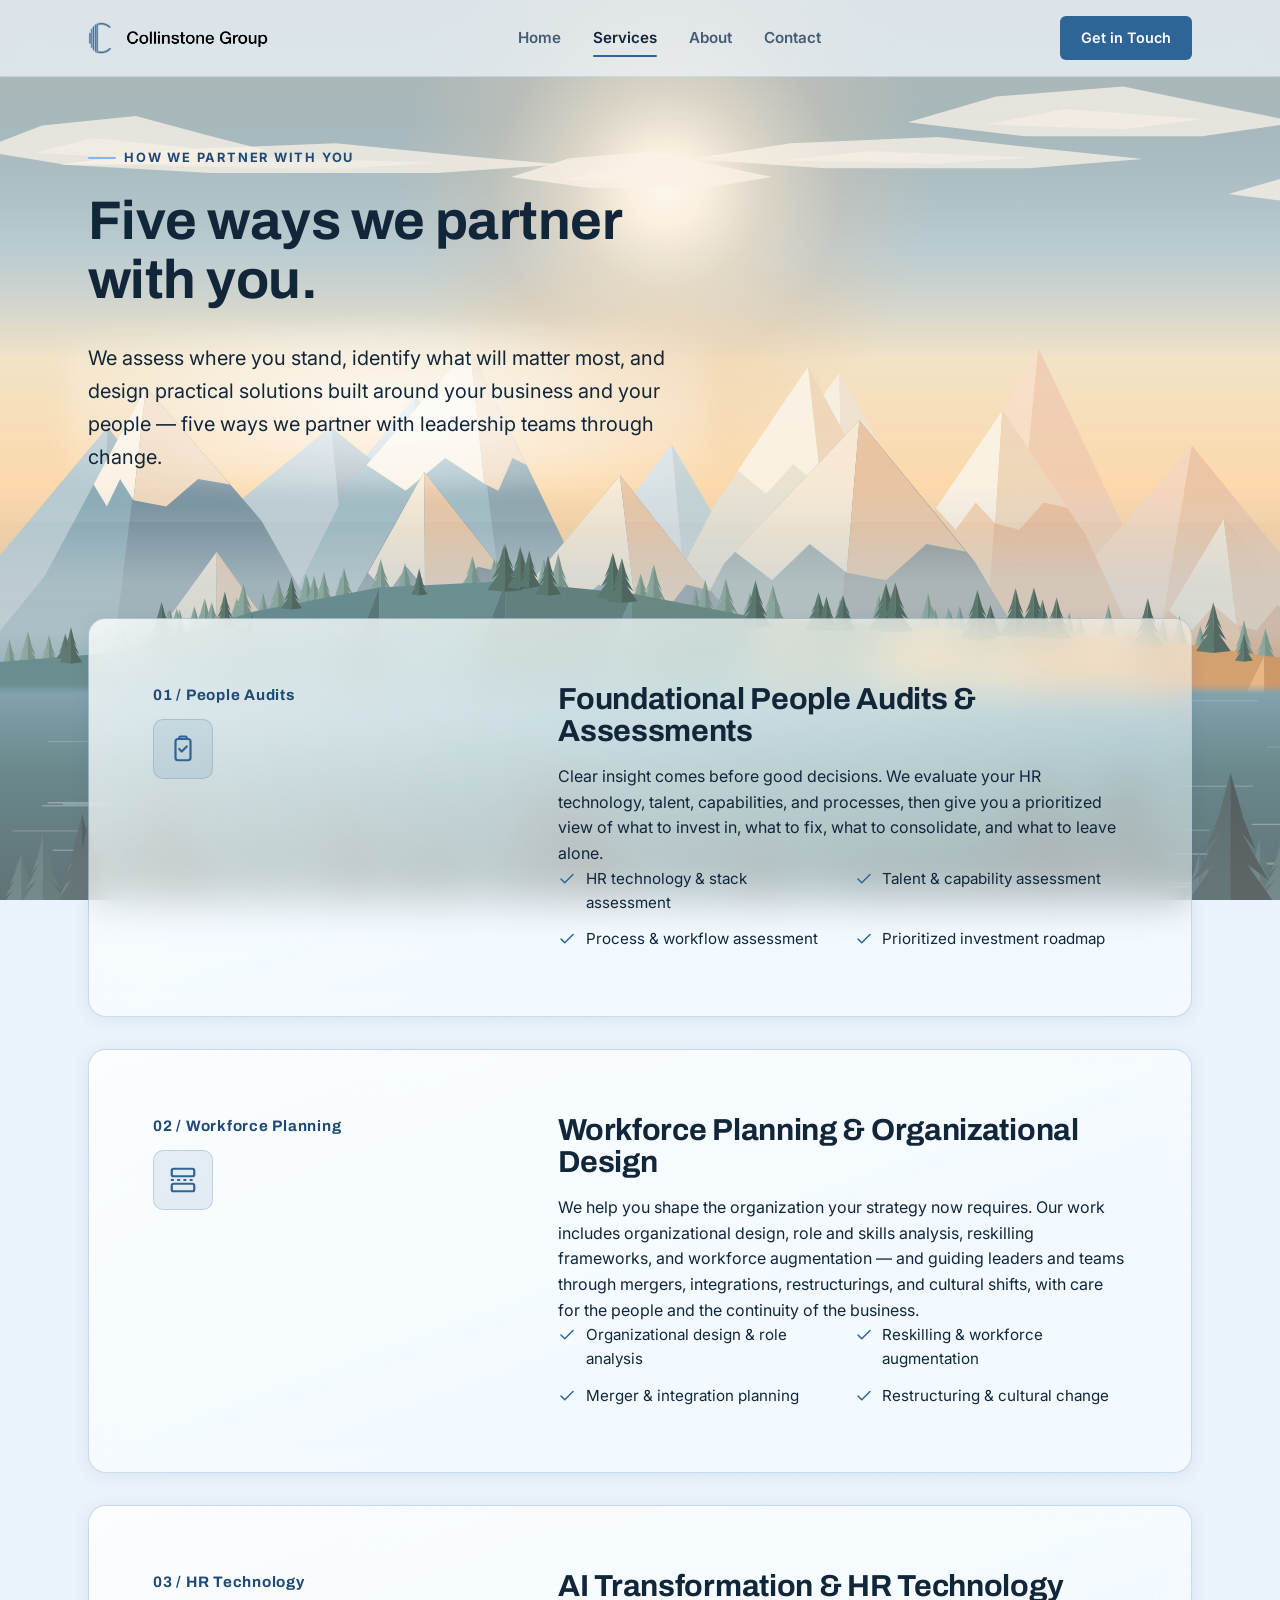
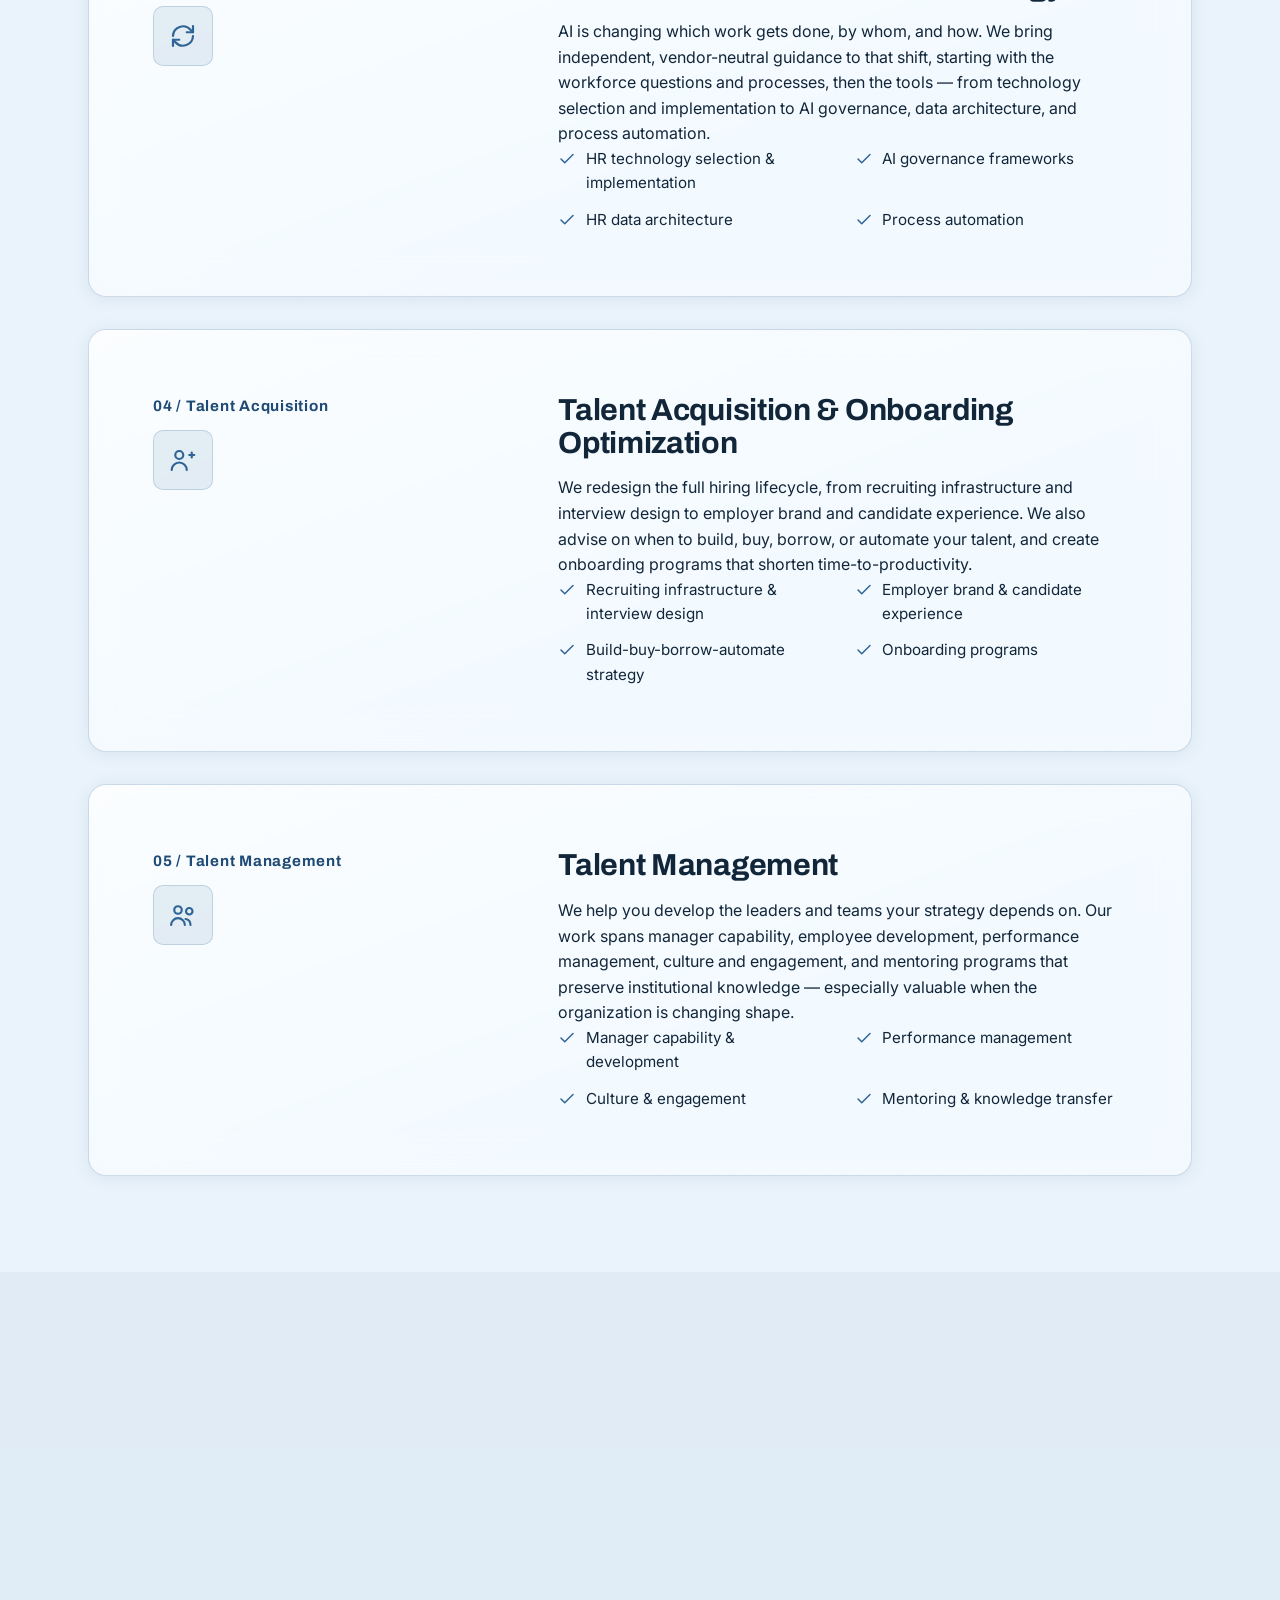
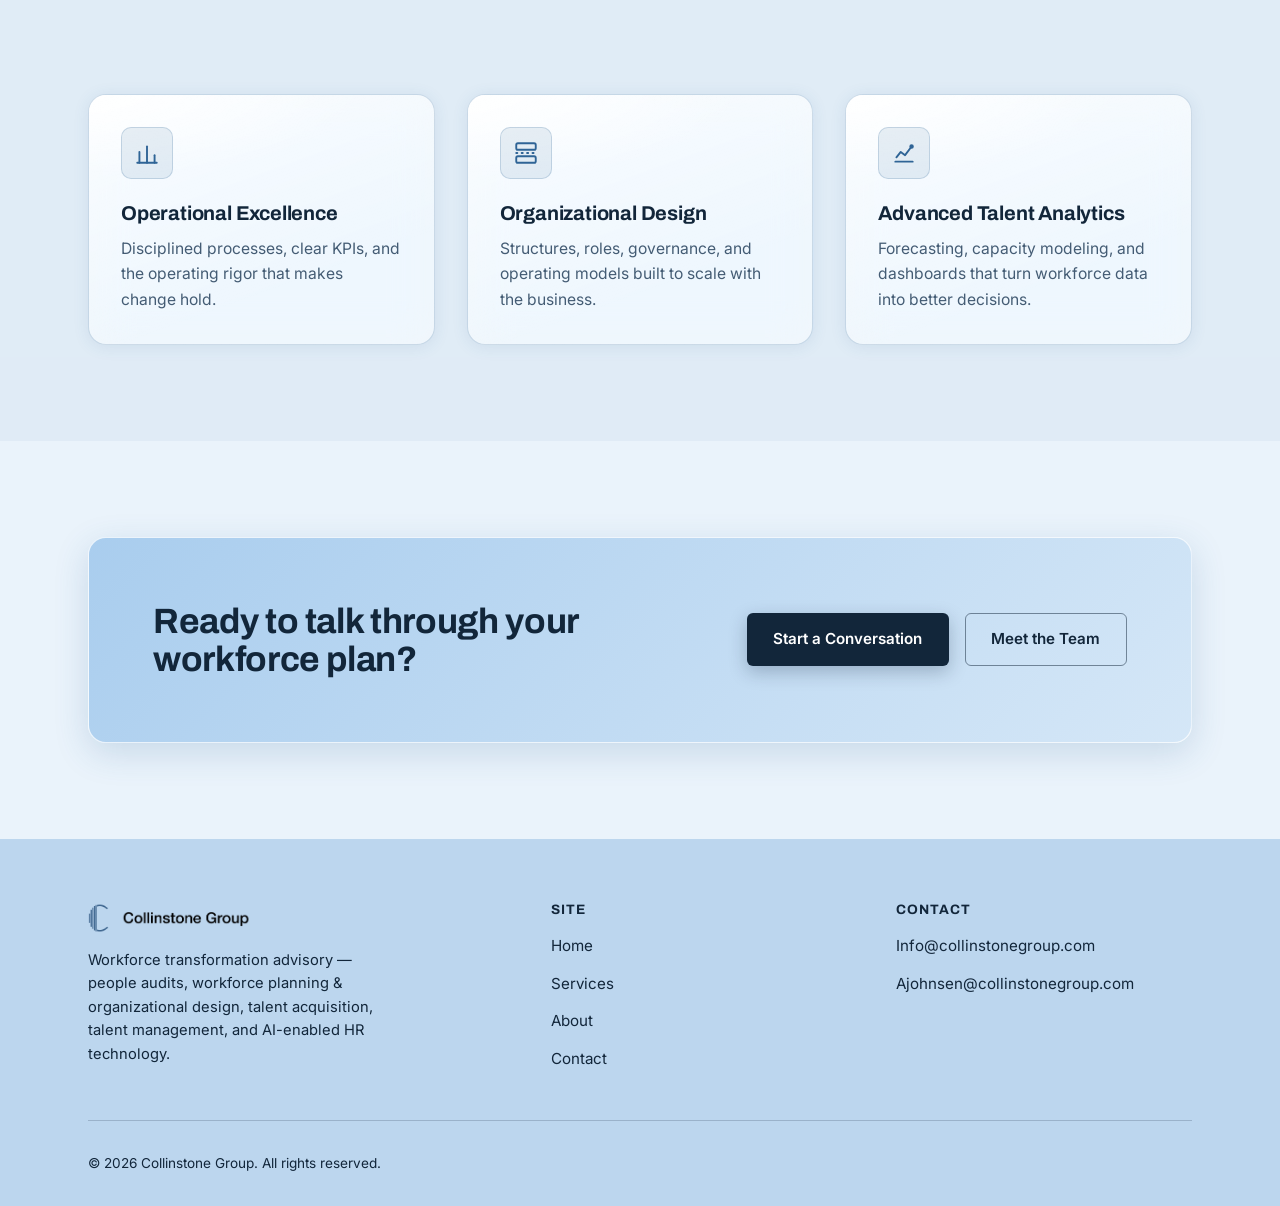
<file: services.html>
<!DOCTYPE html>
<html lang="en">
<head>
<meta charset="UTF-8">
<meta name="viewport" content="width=device-width, initial-scale=1">
<title>Services — Workforce Planning &amp; HR Consulting | Collinstone Group</title>
<meta name="description" content="How Collinstone partners with leadership teams: people audits, workforce planning and organizational design, AI transformation and HR technology, talent acquisition, and talent management.">
<link rel="preconnect" href="https://fonts.googleapis.com">
<link rel="preconnect" href="https://fonts.gstatic.com" crossorigin>
<link href="https://fonts.googleapis.com/css2?family=Archivo:wght@500;600;700;800&family=Inter:wght@400;500;600;700&display=swap" rel="stylesheet">
<link rel="stylesheet" href="assets/css/styles.css">
<link rel="icon" type="image/png" href="assets/img/logo-mark.png">
</head>
<body>
<div class="bg-scene" aria-hidden="true">
  <div class="bg-sun"></div>
  <div class="bg-cloud-track" style="--h:26vh;--ar:8.667">
    <img class="bg-cloud-img" src="assets/img/nordic-clouds.svg" alt="" width="3600" height="300">
    <img class="bg-cloud-img" src="assets/img/nordic-clouds.svg" alt="" width="3600" height="300">
  </div>
  <img class="bg-layer" style="--h:52vh;--ar:6;bottom:20vh" src="assets/img/nordic-farthest.svg" alt="" width="3600" height="600">
  <img class="bg-layer" style="--h:52vh;--ar:6;bottom:16vh" src="assets/img/nordic-far.svg" alt="" width="3600" height="600">
  <img class="bg-layer" style="--h:56vh;--ar:7;bottom:8vh" src="assets/img/nordic-mid.svg" alt="" width="3600" height="600">
  <div class="bg-haze" aria-hidden="true"></div>
  <img class="bg-layer" style="--h:42vh;--ar:8.696;bottom:-2vh" src="assets/img/nordic-hillpines.svg" alt="" width="4000" height="460">
  <img class="bg-layer" style="--h:42vh;--ar:8.696;bottom:-2vh" src="assets/img/nordic-foothills.svg" alt="" width="4000" height="460">
  <img class="bg-layer" style="--h:24vh;--ar:16.667;bottom:0" src="assets/img/nordic-water.svg" alt="" width="3600" height="300">
  <img class="bg-layer" style="--h:20vh;--ar:15;bottom:-1vh" src="assets/img/nordic-pines-back.svg" alt="" width="3600" height="600">
  <img class="bg-layer" style="--h:24vh;--ar:20;bottom:-2vh" src="assets/img/nordic-pines-front.svg" alt="" width="3600" height="600">
  <div class="bg-veil"></div>
</div>
<a class="skip-link" href="#main">Skip to main content</a>

<header class="site-header">
  <nav class="nav container" aria-label="Primary">
    <a class="nav-brand" href="index.html" aria-label="Collinstone Group home">
      <img class="mark" src="assets/img/logo-mark.png" alt="" width="34" height="34">
      <img class="wordmark" src="assets/img/logo-wordmark.png" alt="Collinstone Group">
    </a>
    <ul class="nav-links" data-open="false">
      <li><a href="index.html">Home</a></li>
      <li><a href="services.html" aria-current="page">Services</a></li>
      <li><a href="about.html">About</a></li>
      <li><a href="contact.html">Contact</a></li>
    </ul>
    <div class="nav-actions">
      <a class="nav-cta" href="contact.html">Get in Touch</a>
      <button class="nav-toggle" aria-label="Toggle navigation menu" aria-expanded="false">
        <svg viewBox="0 0 24 24" fill="none" stroke="currentColor" stroke-width="1.9" stroke-linecap="round"><line x1="3" y1="6" x2="21" y2="6"/><line x1="3" y1="12" x2="21" y2="12"/><line x1="3" y1="18" x2="21" y2="18"/></svg>
      </button>
    </div>
  </nav>
</header>

<main id="main">

  <section class="hero page-hero">
    <div class="container hero-inner">
      <p class="eyebrow">How We Partner With You</p>
      <h1>Five ways we partner with you.</h1>
      <p class="lede">We assess where you stand, identify what will matter most, and design practical solutions built around your business and your people — five ways we partner with leadership teams through change.</p>
    </div>
  </section>

  <section>
    <div class="container">

      <div class="expertise-block" id="people-audits">
        <div>
          <p class="expertise-index">01 / People Audits</p>
          <div class="expertise-heading" style="margin-top: 0.75rem;">
            <div class="icon-tile" aria-hidden="true">
              <svg viewBox="0 0 24 24" fill="none" stroke="currentColor" stroke-width="1.75" stroke-linecap="round" stroke-linejoin="round"><rect x="6" y="4" width="12" height="17" rx="2"/><path d="M9 4V3a1 1 0 0 1 1-1h4a1 1 0 0 1 1 1v1"/><path d="M9 12l2 2 4-4"/></svg>
            </div>
          </div>
        </div>
        <div>
          <h3>Foundational People Audits &amp; Assessments</h3>
          <p>Clear insight comes before good decisions. We evaluate your HR technology, talent, capabilities, and processes, then give you a prioritized view of what to invest in, what to fix, what to consolidate, and what to leave alone.</p>
          <ul class="capability-list">
            <li><svg viewBox="0 0 24 24" fill="none" stroke="currentColor" stroke-width="2" stroke-linecap="round" stroke-linejoin="round"><path d="M20 6L9 17l-5-5"/></svg>HR technology &amp; stack assessment</li>
            <li><svg viewBox="0 0 24 24" fill="none" stroke="currentColor" stroke-width="2" stroke-linecap="round" stroke-linejoin="round"><path d="M20 6L9 17l-5-5"/></svg>Talent &amp; capability assessment</li>
            <li><svg viewBox="0 0 24 24" fill="none" stroke="currentColor" stroke-width="2" stroke-linecap="round" stroke-linejoin="round"><path d="M20 6L9 17l-5-5"/></svg>Process &amp; workflow assessment</li>
            <li><svg viewBox="0 0 24 24" fill="none" stroke="currentColor" stroke-width="2" stroke-linecap="round" stroke-linejoin="round"><path d="M20 6L9 17l-5-5"/></svg>Prioritized investment roadmap</li>
          </ul>
        </div>
      </div>

      <div class="expertise-block" id="workforce-planning">
        <div>
          <p class="expertise-index">02 / Workforce Planning</p>
          <div class="expertise-heading" style="margin-top: 0.75rem;">
            <div class="icon-tile" aria-hidden="true">
              <svg viewBox="0 0 24 24" fill="none" stroke="currentColor" stroke-width="1.75" stroke-linecap="round" stroke-linejoin="round"><rect x="3" y="3" width="18" height="6" rx="1.5"/><rect x="3" y="15" width="18" height="6" rx="1.5"/><line x1="3" y1="12" x2="21" y2="12" stroke-dasharray="1 4"/></svg>
            </div>
          </div>
        </div>
        <div>
          <h3>Workforce Planning &amp; Organizational Design</h3>
          <p>We help you shape the organization your strategy now requires. Our work includes organizational design, role and skills analysis, reskilling frameworks, and workforce augmentation — and guiding leaders and teams through mergers, integrations, restructurings, and cultural shifts, with care for the people and the continuity of the business.</p>
          <ul class="capability-list">
            <li><svg viewBox="0 0 24 24" fill="none" stroke="currentColor" stroke-width="2" stroke-linecap="round" stroke-linejoin="round"><path d="M20 6L9 17l-5-5"/></svg>Organizational design &amp; role analysis</li>
            <li><svg viewBox="0 0 24 24" fill="none" stroke="currentColor" stroke-width="2" stroke-linecap="round" stroke-linejoin="round"><path d="M20 6L9 17l-5-5"/></svg>Reskilling &amp; workforce augmentation</li>
            <li><svg viewBox="0 0 24 24" fill="none" stroke="currentColor" stroke-width="2" stroke-linecap="round" stroke-linejoin="round"><path d="M20 6L9 17l-5-5"/></svg>Merger &amp; integration planning</li>
            <li><svg viewBox="0 0 24 24" fill="none" stroke="currentColor" stroke-width="2" stroke-linecap="round" stroke-linejoin="round"><path d="M20 6L9 17l-5-5"/></svg>Restructuring &amp; cultural change</li>
          </ul>
        </div>
      </div>

      <div class="expertise-block" id="hr-technology">
        <div>
          <p class="expertise-index">03 / HR Technology</p>
          <div class="expertise-heading" style="margin-top: 0.75rem;">
            <div class="icon-tile" aria-hidden="true">
              <svg viewBox="0 0 24 24" fill="none" stroke="currentColor" stroke-width="1.75" stroke-linecap="round" stroke-linejoin="round"><path d="M4 12a8 8 0 0 1 14-5l2 2"/><path d="M20 4v5h-5"/><path d="M20 12a8 8 0 0 1-14 5l-2-2"/><path d="M4 20v-5h5"/></svg>
            </div>
          </div>
        </div>
        <div>
          <h3>AI Transformation &amp; HR Technology</h3>
          <p>AI is changing which work gets done, by whom, and how. We bring independent, vendor-neutral guidance to that shift, starting with the workforce questions and processes, then the tools — from technology selection and implementation to AI governance, data architecture, and process automation.</p>
          <ul class="capability-list">
            <li><svg viewBox="0 0 24 24" fill="none" stroke="currentColor" stroke-width="2" stroke-linecap="round" stroke-linejoin="round"><path d="M20 6L9 17l-5-5"/></svg>HR technology selection &amp; implementation</li>
            <li><svg viewBox="0 0 24 24" fill="none" stroke="currentColor" stroke-width="2" stroke-linecap="round" stroke-linejoin="round"><path d="M20 6L9 17l-5-5"/></svg>AI governance frameworks</li>
            <li><svg viewBox="0 0 24 24" fill="none" stroke="currentColor" stroke-width="2" stroke-linecap="round" stroke-linejoin="round"><path d="M20 6L9 17l-5-5"/></svg>HR data architecture</li>
            <li><svg viewBox="0 0 24 24" fill="none" stroke="currentColor" stroke-width="2" stroke-linecap="round" stroke-linejoin="round"><path d="M20 6L9 17l-5-5"/></svg>Process automation</li>
          </ul>
        </div>
      </div>

      <div class="expertise-block" id="talent-acquisition">
        <div>
          <p class="expertise-index">04 / Talent Acquisition</p>
          <div class="expertise-heading" style="margin-top: 0.75rem;">
            <div class="icon-tile" aria-hidden="true">
              <svg viewBox="0 0 24 24" fill="none" stroke="currentColor" stroke-width="1.75" stroke-linecap="round" stroke-linejoin="round"><circle cx="9" cy="8" r="3.2"/><path d="M3 20c0-3.3 2.7-6 6-6s6 2.7 6 6"/><path d="M17 8h4M19 6v4"/></svg>
            </div>
          </div>
        </div>
        <div>
          <h3>Talent Acquisition &amp; Onboarding Optimization</h3>
          <p>We redesign the full hiring lifecycle, from recruiting infrastructure and interview design to employer brand and candidate experience. We also advise on when to build, buy, borrow, or automate your talent, and create onboarding programs that shorten time-to-productivity.</p>
          <ul class="capability-list">
            <li><svg viewBox="0 0 24 24" fill="none" stroke="currentColor" stroke-width="2" stroke-linecap="round" stroke-linejoin="round"><path d="M20 6L9 17l-5-5"/></svg>Recruiting infrastructure &amp; interview design</li>
            <li><svg viewBox="0 0 24 24" fill="none" stroke="currentColor" stroke-width="2" stroke-linecap="round" stroke-linejoin="round"><path d="M20 6L9 17l-5-5"/></svg>Employer brand &amp; candidate experience</li>
            <li><svg viewBox="0 0 24 24" fill="none" stroke="currentColor" stroke-width="2" stroke-linecap="round" stroke-linejoin="round"><path d="M20 6L9 17l-5-5"/></svg>Build-buy-borrow-automate strategy</li>
            <li><svg viewBox="0 0 24 24" fill="none" stroke="currentColor" stroke-width="2" stroke-linecap="round" stroke-linejoin="round"><path d="M20 6L9 17l-5-5"/></svg>Onboarding programs</li>
          </ul>
        </div>
      </div>

      <div class="expertise-block" id="talent-management">
        <div>
          <p class="expertise-index">05 / Talent Management</p>
          <div class="expertise-heading" style="margin-top: 0.75rem;">
            <div class="icon-tile" aria-hidden="true">
              <svg viewBox="0 0 24 24" fill="none" stroke="currentColor" stroke-width="1.75" stroke-linecap="round" stroke-linejoin="round"><circle cx="8" cy="8" r="3"/><circle cx="17" cy="9" r="2.6"/><path d="M2.5 20c0-3 2.5-5.5 5.5-5.5s5.5 2.5 5.5 5.5"/><path d="M14 15.2c2.3.4 4 2.3 4 4.8"/></svg>
            </div>
          </div>
        </div>
        <div>
          <h3>Talent Management</h3>
          <p>We help you develop the leaders and teams your strategy depends on. Our work spans manager capability, employee development, performance management, culture and engagement, and mentoring programs that preserve institutional knowledge — especially valuable when the organization is changing shape.</p>
          <ul class="capability-list">
            <li><svg viewBox="0 0 24 24" fill="none" stroke="currentColor" stroke-width="2" stroke-linecap="round" stroke-linejoin="round"><path d="M20 6L9 17l-5-5"/></svg>Manager capability &amp; development</li>
            <li><svg viewBox="0 0 24 24" fill="none" stroke="currentColor" stroke-width="2" stroke-linecap="round" stroke-linejoin="round"><path d="M20 6L9 17l-5-5"/></svg>Performance management</li>
            <li><svg viewBox="0 0 24 24" fill="none" stroke="currentColor" stroke-width="2" stroke-linecap="round" stroke-linejoin="round"><path d="M20 6L9 17l-5-5"/></svg>Culture &amp; engagement</li>
            <li><svg viewBox="0 0 24 24" fill="none" stroke="currentColor" stroke-width="2" stroke-linecap="round" stroke-linejoin="round"><path d="M20 6L9 17l-5-5"/></svg>Mentoring &amp; knowledge transfer</li>
          </ul>
        </div>
      </div>

    </div>
  </section>

  <section class="section-soft">
    <div class="container">
      <div class="section-head" data-reveal>
        <p class="eyebrow">How We Work</p>
        <h2>Three disciplines behind every engagement.</h2>
        <p>We sit at the intersection of operational excellence, organizational design, and advanced talent analytics — helping you scale efficiently, navigate M&amp;A transitions, and build lasting human capital capabilities.</p>
      </div>
      <div class="grid grid-3">
        <article class="card" data-reveal>
          <div class="icon-tile" aria-hidden="true">
            <svg viewBox="0 0 24 24" fill="none" stroke="currentColor" stroke-width="1.75" stroke-linecap="round" stroke-linejoin="round"><line x1="5" y1="21" x2="5" y2="11"/><line x1="12" y1="21" x2="12" y2="6"/><line x1="19" y1="21" x2="19" y2="14"/><line x1="3" y1="21" x2="21" y2="21"/></svg>
          </div>
          <h3>Operational Excellence</h3>
          <p>Disciplined processes, clear KPIs, and the operating rigor that makes change hold.</p>
        </article>
        <article class="card" data-reveal>
          <div class="icon-tile" aria-hidden="true">
            <svg viewBox="0 0 24 24" fill="none" stroke="currentColor" stroke-width="1.75" stroke-linecap="round" stroke-linejoin="round"><rect x="3" y="3" width="18" height="6" rx="1.5"/><rect x="3" y="15" width="18" height="6" rx="1.5"/><line x1="3" y1="12" x2="21" y2="12" stroke-dasharray="1 4"/></svg>
          </div>
          <h3>Organizational Design</h3>
          <p>Structures, roles, governance, and operating models built to scale with the business.</p>
        </article>
        <article class="card" data-reveal>
          <div class="icon-tile" aria-hidden="true">
            <svg viewBox="0 0 24 24" fill="none" stroke="currentColor" stroke-width="1.75" stroke-linecap="round" stroke-linejoin="round"><line x1="4" y1="20" x2="20" y2="20"/><path d="M5 16l4-5 4 3 6-8"/><circle cx="19" cy="6" r="1.2"/></svg>
          </div>
          <h3>Advanced Talent Analytics</h3>
          <p>Forecasting, capacity modeling, and dashboards that turn workforce data into better decisions.</p>
        </article>
      </div>
    </div>
  </section>

  <section>
    <div class="container">
      <div class="cta-band" data-reveal>
        <h2>Ready to talk through your workforce plan?</h2>
        <div class="actions">
          <a class="btn btn-primary" href="contact.html">Start a Conversation</a>
          <a class="btn btn-outline" href="about.html#team">Meet the Team</a>
        </div>
      </div>
    </div>
  </section>

</main>

<footer class="site-footer">
  <div class="container">
    <div class="footer-top">
      <div class="footer-brand">
        <div class="nav-brand">
          <img class="mark" src="assets/img/logo-mark.png" alt="" width="30" height="30">
          <img class="wordmark" src="assets/img/logo-wordmark.png" alt="Collinstone Group">
        </div>
        <p>Workforce transformation advisory — people audits, workforce planning &amp; organizational design, talent acquisition, talent management, and AI-enabled HR technology.</p>
      </div>
      <div class="footer-col">
        <h4>Site</h4>
        <ul>
          <li><a href="index.html">Home</a></li>
          <li><a href="services.html">Services</a></li>
          <li><a href="about.html">About</a></li>
          <li><a href="contact.html">Contact</a></li>
        </ul>
      </div>
      <div class="footer-col">
        <h4>Contact</h4>
        <ul>
          <li><a href="mailto:Info@collinstonegroup.com">Info@collinstonegroup.com</a></li>
          <li><a href="mailto:Ajohnsen@collinstonegroup.com">Ajohnsen@collinstonegroup.com</a></li>
        </ul>
      </div>
    </div>
    <div class="footer-bottom">
      <p>&copy; 2026 Collinstone Group. All rights reserved.</p>
    </div>
  </div>
</footer>

<script src="assets/js/main.js"></script>
</body>
</html>
</file>
<file: assets/css/styles.css>
/* =========================================================
   Collinstone Group — Design Tokens & Base
   Light Nordic aesthetic: a stylized mountain scene that
   scrolls sideways, built around the brand blue.
   ========================================================= */

:root {
  /* Brand colors (logo blue + icy tints for surfaces) */
  --color-accent: #2f6496;
  --color-accent-text: #1f4a75;
  --color-accent-deep: #234f7d;
  --color-accent-light: #86b8e6;
  --color-accent-tint: #e2eefa;
  --color-cream: #d8cfbc;
  --color-ink: #12263a;
  --color-white: #ffffff;

  --color-border: rgba(47, 100, 150, 0.22);
  --color-border-soft: rgba(47, 100, 150, 0.14);
  --color-muted: #445c74;

  --color-bg: #eaf3fb;
  --color-bg-soft: #d9e8f5;

  /* Typography */
  --font-display: 'Archivo', 'Helvetica Neue', Arial, sans-serif;
  --font-body: 'Inter', 'Helvetica Neue', Arial, sans-serif;

  /* Spacing scale (4/8pt rhythm) */
  --space-1: 0.25rem;
  --space-2: 0.5rem;
  --space-3: 0.75rem;
  --space-4: 1rem;
  --space-5: 1.5rem;
  --space-6: 2rem;
  --space-7: 3rem;
  --space-8: 4rem;
  --space-9: 6rem;
  --space-10: 8rem;

  --container-max: 1200px;
  --radius-sm: 6px;
  --radius-md: 10px;
  --radius-lg: 18px;

  --shadow-sm: 0 2px 16px rgba(47, 100, 150, 0.1);
  --shadow-md: 0 10px 34px rgba(47, 100, 150, 0.18);
  --shadow-lg: 0 24px 60px rgba(47, 100, 150, 0.26);

  --ease: cubic-bezier(0.4, 0, 0.2, 1);
  --duration-fast: 150ms;
  --duration-base: 250ms;
  --duration-slow: 500ms;
}

* {
  box-sizing: border-box;
}

html {
  scroll-behavior: smooth;
}

@media (prefers-reduced-motion: reduce) {
  html {
    scroll-behavior: auto;
  }
  *, *::before, *::after {
    animation-duration: 0.01ms !important;
    animation-iteration-count: 1 !important;
    transition-duration: 0.01ms !important;
    scroll-behavior: auto !important;
  }
}

body {
  margin: 0;
  font-family: var(--font-body);
  font-size: 16px;
  line-height: 1.6;
  color: var(--color-ink);
  background: var(--color-bg);
  -webkit-font-smoothing: antialiased;
}

/* =========================================================
   Sunset mountain background (site-wide)
   A limited teal + orange palette: dark teal at the sky's edges warming to
   a pale sun and a burnt-orange ridge at the centre — echoing the flat
   sunset-landscape reference. Layers slide sideways as the page scrolls
   down (see main.js); nearer layers are wider, so they travel further.
   ========================================================= */

.bg-scene {
  position: fixed;
  inset: 0;
  z-index: -2;
  overflow: hidden;
  pointer-events: none;
  background: linear-gradient(180deg, #163947 0%, #3e6d80 14%, #8fb1c0 28%, #f0ddb8 40%, #ffcf94 55%, #ffb35c 70%, #ff9a4d 85%, #ff8a3d 100%);
}

.bg-sun {
  position: absolute;
  left: 52%;
  top: 21%;
  width: min(42vw, 560px);
  aspect-ratio: 1;
  transform: translate(-50%, -50%);
  border-radius: 50%;
  background: radial-gradient(circle, #fdf8ee 0%, #fbecd6 10%, rgba(247, 210, 165, 0.6) 26%, rgba(233, 158, 96, 0.22) 46%, rgba(233, 158, 96, 0) 70%);
}

.bg-layer {
  position: absolute;
  left: 0;
  width: max(calc(var(--h) * var(--ar)), 130vw);
  height: var(--h);
  max-width: none;
  will-change: transform;
  user-select: none;
  /* Softens the top edge of every layer, so wherever one layer's coverage
     first begins below the sky (or a thin gap between two layers), it
     fades in rather than cutting in as a hard, flat-topped edge. */
  mask-image: linear-gradient(180deg, transparent 0, #000 10px, #000 100%);
  -webkit-mask-image: linear-gradient(180deg, transparent 0, #000 10px, #000 100%);
}

/* Keeps text readable wherever the peaks and pines happen to be */
.bg-veil {
  position: absolute;
  inset: 0;
  background: linear-gradient(180deg, rgba(247, 236, 219, 0.55) 0%, rgba(247, 236, 219, 0.15) 40%, rgba(247, 236, 219, 0.32) 100%);
}

/* A soft band of atmospheric haze sitting in the depth gap between the
   mountains and the foothills in front of them — lighter, cooler, and
   flatter than either, the way distant terrain hazes over with distance. */
.bg-haze {
  position: absolute;
  left: 0;
  right: 0;
  top: 54vh;
  height: 24vh;
  background: linear-gradient(180deg, rgba(184, 200, 210, 0) 0%, rgba(184, 200, 210, 0.6) 45%, rgba(184, 200, 210, 0.6) 68%, rgba(184, 200, 210, 0) 100%);
}

/* The cloud layer drifts on its own continuous loop rather than panning
   with scroll like the other layers: two copies sit side by side and the
   track slides left exactly one copy-width, so it wraps seamlessly. */
.bg-cloud-track {
  position: absolute;
  left: 0;
  top: 7vh;
  display: flex;
  height: var(--h);
  width: max-content;
  pointer-events: none;
  animation: cloud-drift 110s linear infinite;
}

.bg-cloud-img {
  display: block;
  height: 100%;
  width: calc(var(--h) * var(--ar));
  flex-shrink: 0;
  mask-image: linear-gradient(180deg, transparent 0, #000 10px, #000 100%);
  -webkit-mask-image: linear-gradient(180deg, transparent 0, #000 10px, #000 100%);
}

@keyframes cloud-drift {
  from { transform: translate3d(0, 0, 0); }
  to { transform: translate3d(-50%, 0, 0); }
}

img {
  max-width: 100%;
  display: block;
}

a {
  color: inherit;
  text-decoration: none;
}

ul {
  margin: 0;
  padding: 0;
  list-style: none;
}

h1, h2, h3, h4 {
  font-family: var(--font-display);
  font-weight: 700;
  line-height: 1.08;
  letter-spacing: -0.01em;
  margin: 0;
  color: var(--color-ink);
}

p {
  margin: 0;
}

button {
  font-family: inherit;
  cursor: pointer;
}

:focus-visible {
  outline: 3px solid var(--color-accent);
  outline-offset: 3px;
  border-radius: 4px;
}

.container {
  width: 100%;
  max-width: var(--container-max);
  margin-inline: auto;
  padding-inline: var(--space-5);
}

@media (min-width: 768px) {
  .container { padding-inline: var(--space-7); }
}

.skip-link {
  position: absolute;
  left: -9999px;
  top: 0;
  background: var(--color-accent);
  color: var(--color-white);
  padding: var(--space-3) var(--space-5);
  z-index: 200;
  border-radius: 0 0 var(--radius-sm) 0;
}

.skip-link:focus {
  left: 0;
}

/* =========================================================
   Buttons
   ========================================================= */

.btn {
  display: inline-flex;
  align-items: center;
  gap: var(--space-2);
  padding: 0.85rem 1.6rem;
  border-radius: var(--radius-sm);
  font-weight: 600;
  font-size: 0.95rem;
  border: 1.5px solid transparent;
  transition: background var(--duration-base) var(--ease), color var(--duration-base) var(--ease), border-color var(--duration-base) var(--ease), box-shadow var(--duration-base) var(--ease), transform var(--duration-fast) var(--ease);
  cursor: pointer;
  white-space: nowrap;
}

.btn svg { width: 18px; height: 18px; flex-shrink: 0; }

.btn:active { transform: translateY(1px); }

.btn-primary {
  background: var(--color-accent);
  color: var(--color-white);
  box-shadow: 0 6px 18px rgba(47, 100, 150, 0.28);
}
.btn-primary:hover {
  background: var(--color-accent-deep);
  box-shadow: 0 10px 26px rgba(47, 100, 150, 0.38);
}

.btn-outline {
  background: rgba(255, 255, 255, 0.5);
  color: var(--color-accent-deep);
  border-color: rgba(47, 100, 150, 0.45);
}
.btn-outline:hover {
  border-color: var(--color-accent);
  background: rgba(255, 255, 255, 0.85);
  box-shadow: var(--shadow-sm);
}

.btn-ghost {
  background: transparent;
  color: var(--color-accent-deep);
  border-color: rgba(47, 100, 150, 0.35);
}
.btn-ghost:hover {
  border-color: var(--color-accent);
  background: rgba(255, 255, 255, 0.7);
  box-shadow: var(--shadow-sm);
}

/* =========================================================
   Header / Navigation
   ========================================================= */

.site-header {
  position: sticky;
  top: 0;
  z-index: 100;
  background: rgba(240, 247, 253, 0.8);
  backdrop-filter: blur(18px) saturate(160%);
  -webkit-backdrop-filter: blur(18px) saturate(160%);
  border-bottom: 1px solid var(--color-border-soft);
}

.nav {
  display: flex;
  align-items: center;
  justify-content: space-between;
  padding-block: var(--space-4);
  gap: var(--space-5);
}

.nav-brand {
  display: flex;
  align-items: center;
  gap: 0.6rem;
  flex-shrink: 0;
}

.nav-brand img.mark {
  height: 34px;
  width: auto;
}
.nav-brand img.wordmark {
  height: 18px;
  width: auto;
  margin-top: 2px;
}

.nav-links {
  display: flex;
  align-items: center;
  gap: var(--space-6);
}

.nav-links a {
  font-size: 0.95rem;
  font-weight: 600;
  color: var(--color-muted);
  position: relative;
  padding-block: var(--space-2);
  transition: color var(--duration-base) var(--ease);
}

.nav-links a:hover,
.nav-links a[aria-current="page"] {
  color: var(--color-ink);
}

.nav-links a[aria-current="page"]::after {
  content: "";
  position: absolute;
  left: 0; right: 0; bottom: -2px;
  height: 2px;
  background: var(--color-accent);
  border-radius: 2px;
}

.nav-actions {
  display: flex;
  align-items: center;
  gap: var(--space-4);
}

.nav-cta {
  background: var(--color-accent);
  color: var(--color-white);
  padding: 0.65rem 1.3rem;
  border-radius: var(--radius-sm);
  font-weight: 600;
  font-size: 0.9rem;
  transition: background var(--duration-base) var(--ease), box-shadow var(--duration-base) var(--ease);
}
.nav-cta:hover {
  background: var(--color-accent-deep);
  box-shadow: 0 8px 22px rgba(47, 100, 150, 0.32);
}

.nav-toggle {
  display: none;
  background: none;
  border: none;
  padding: var(--space-2);
  width: 44px;
  height: 44px;
  align-items: center;
  justify-content: center;
  color: var(--color-ink);
}

.nav-toggle svg { width: 26px; height: 26px; }

@media (max-width: 860px) {
  .nav-links {
    position: fixed;
    z-index: 150;
    inset: 72px var(--space-5) auto var(--space-5);
    background: rgba(255, 255, 255, 0.96);
    backdrop-filter: blur(24px) saturate(160%);
    -webkit-backdrop-filter: blur(24px) saturate(160%);
    flex-direction: column;
    align-items: flex-start;
    gap: 0;
    border: 1px solid var(--color-border);
    border-radius: var(--radius-md);
    box-shadow: var(--shadow-lg);
    padding: var(--space-3);
    transform: translateY(-12px);
    opacity: 0;
    pointer-events: none;
    transition: transform var(--duration-base) var(--ease), opacity var(--duration-base) var(--ease);
  }
  .nav-links[data-open="true"] {
    transform: translateY(0);
    opacity: 1;
    pointer-events: auto;
  }
  .nav-links a {
    width: 100%;
    padding: var(--space-4) var(--space-3);
    border-radius: var(--radius-sm);
  }
  .nav-links a:hover { background: rgba(47, 100, 150, 0.08); }
  .nav-links a[aria-current="page"]::after { display: none; }
  .nav-cta { display: none; }
  .nav-toggle { display: inline-flex; }
}

/* =========================================================
   Hero
   ========================================================= */

.hero {
  position: relative;
  background: linear-gradient(180deg, rgba(255, 255, 255, 0.28) 0%, rgba(255, 255, 255, 0.08) 100%);
  color: var(--color-ink);
  overflow: hidden;
  padding-block: var(--space-9) var(--space-8);
}

.hero-inner {
  position: relative;
  z-index: 1;
}

.eyebrow {
  display: inline-flex;
  align-items: center;
  gap: 0.5rem;
  font-family: var(--font-body);
  font-weight: 700;
  font-size: 0.8rem;
  letter-spacing: 0.14em;
  text-transform: uppercase;
  color: var(--color-accent-text);
  margin-bottom: var(--space-5);
}

.eyebrow::before {
  content: "";
  width: 28px;
  height: 2px;
  background: var(--color-accent-light);
  border-radius: 2px;
}

.hero h1 {
  font-size: clamp(2.6rem, 6vw, 5rem);
  color: var(--color-ink);
  max-width: 16ch;
}

.hero .lede {
  position: relative;
  margin-top: var(--space-6);
  font-size: clamp(1.05rem, 1.6vw, 1.25rem);
  color: var(--color-ink);
  max-width: 46ch;
  line-height: 1.65;
}

.hero-actions {
  display: flex;
  flex-wrap: wrap;
  gap: var(--space-4);
  margin-top: var(--space-7);
}

.page-hero {
  padding-block: var(--space-8) var(--space-7);
}

.page-hero h1 {
  font-size: clamp(2.2rem, 4.5vw, 3.4rem);
  max-width: 20ch;
}

/* =========================================================
   Sections
   ========================================================= */

section { padding-block: var(--space-9); }

.section-soft {
  background: rgba(47, 100, 150, 0.05);
}

.section-head {
  max-width: 44rem;
  margin-bottom: var(--space-8);
}

.section-head h2 {
  font-size: clamp(1.9rem, 3.4vw, 2.6rem);
}

.section-head p {
  position: relative;
  margin-top: var(--space-4);
  font-size: 1.1rem;
  color: var(--color-ink);
  line-height: 1.65;
}

.lede-lg {
  position: relative;
  font-size: clamp(1.15rem, 2vw, 1.5rem);
  line-height: 1.6;
  color: var(--color-ink);
  max-width: 52rem;
}

.lede-lg + .lede-lg {
  margin-top: var(--space-5);
}

.points-grid {
  display: grid;
  grid-template-columns: repeat(2, 1fr);
  gap: var(--space-6) var(--space-7);
  margin-top: var(--space-7);
}

.points-grid h3 {
  font-size: 1.2rem;
  margin-bottom: var(--space-2);
}

.points-grid p {
  position: relative;
  color: var(--color-ink);
  line-height: 1.6;
}

@media (max-width: 640px) {
  .points-grid { grid-template-columns: 1fr; }
}

/* A soft white haze sitting behind body copy that has no card/panel of its
   own, so it stays legible over the busy background scene without reading
   as a hard-edged box — the gradient fades out well before the pseudo
   element's own bounds. */
.hero .lede::before,
.section-head p::before,
.lede-lg::before,
.points-grid p::before {
  content: "";
  position: absolute;
  inset: -0.85em -1.1em;
  z-index: -1;
  background: radial-gradient(ellipse 65% 75% at 50% 50%, rgba(255, 255, 255, 0.8) 0%, rgba(255, 255, 255, 0.4) 50%, rgba(255, 255, 255, 0) 100%);
  filter: blur(10px);
  pointer-events: none;
}

/* =========================================================
   Grids & Cards
   ========================================================= */

.grid {
  display: grid;
  gap: var(--space-6);
}

.grid-2 { grid-template-columns: repeat(2, 1fr); }
.grid-3 { grid-template-columns: repeat(3, 1fr); }
.grid-4 { grid-template-columns: repeat(4, 1fr); }

@media (max-width: 980px) {
  .grid-3, .grid-4 { grid-template-columns: repeat(2, 1fr); }
}
@media (max-width: 640px) {
  .grid-2, .grid-3, .grid-4 { grid-template-columns: 1fr; }
}

.card {
  position: relative;
  background: linear-gradient(160deg, rgba(255, 255, 255, 0.85) 0%, rgba(255, 255, 255, 0.55) 70%);
  backdrop-filter: blur(20px) saturate(160%);
  -webkit-backdrop-filter: blur(20px) saturate(160%);
  border: 1px solid var(--color-border);
  border-radius: var(--radius-lg);
  padding: var(--space-6);
  overflow: hidden;
  box-shadow: var(--shadow-sm);
  transition: transform var(--duration-base) var(--ease), box-shadow var(--duration-base) var(--ease), border-color var(--duration-base) var(--ease), background var(--duration-base) var(--ease);
}

.card::before {
  content: "";
  position: absolute;
  inset: 0;
  background: radial-gradient(ellipse 140% 60% at 0% 0%, rgba(255, 255, 255, 0.9) 0%, transparent 55%);
  pointer-events: none;
}

.card:hover {
  transform: translateY(-4px);
  box-shadow: var(--shadow-md);
  border-color: var(--color-accent);
  background: linear-gradient(160deg, rgba(255, 255, 255, 0.95) 0%, rgba(255, 255, 255, 0.7) 70%);
}

.card .icon-tile {
  width: 52px;
  height: 52px;
  border-radius: var(--radius-md);
  background: rgba(47, 100, 150, 0.1);
  border: 1px solid rgba(47, 100, 150, 0.2);
  color: var(--color-accent);
  display: flex;
  align-items: center;
  justify-content: center;
  margin-bottom: var(--space-5);
  position: relative;
  z-index: 1;
}

.card .icon-tile svg { width: 26px; height: 26px; }

.card h3 {
  position: relative;
  z-index: 1;
  font-size: 1.25rem;
  margin-bottom: var(--space-3);
}

.card p {
  position: relative;
  z-index: 1;
  color: var(--color-muted);
  font-size: 0.98rem;
  line-height: 1.6;
}

.card-link {
  position: relative;
  z-index: 1;
  display: inline-flex;
  align-items: center;
  gap: 0.4rem;
  margin-top: var(--space-5);
  font-weight: 600;
  font-size: 0.92rem;
  color: var(--color-accent-text);
}
.card-link svg { width: 16px; height: 16px; transition: transform var(--duration-base) var(--ease); }
.card:hover .card-link svg { transform: translateX(3px); }

/* =========================================================
   Expertise detail blocks (services page)
   ========================================================= */

.expertise-block {
  position: relative;
  display: grid;
  grid-template-columns: 0.9fr 1.5fr;
  gap: var(--space-8);
  padding: var(--space-8);
  margin-bottom: var(--space-6);
  background: linear-gradient(160deg, rgba(255, 255, 255, 0.82) 0%, rgba(255, 255, 255, 0.5) 70%);
  backdrop-filter: blur(20px) saturate(160%);
  -webkit-backdrop-filter: blur(20px) saturate(160%);
  border: 1px solid var(--color-border);
  border-radius: var(--radius-lg);
  box-shadow: var(--shadow-sm);
  scroll-margin-top: 96px;
  transition: border-color var(--duration-base) var(--ease), box-shadow var(--duration-base) var(--ease);
}

.expertise-block:hover {
  border-color: rgba(47, 100, 150, 0.4);
  box-shadow: var(--shadow-md);
}

.expertise-block:last-of-type { margin-bottom: 0; }

@media (max-width: 860px) {
  .expertise-block { grid-template-columns: 1fr; gap: var(--space-5); padding: var(--space-6); }
}

.expertise-index {
  font-family: var(--font-display);
  font-size: 0.95rem;
  font-weight: 700;
  color: var(--color-accent-text);
  letter-spacing: 0.05em;
}

.expertise-heading {
  display: flex;
  align-items: flex-start;
  gap: var(--space-5);
}

.expertise-heading .icon-tile {
  width: 60px;
  height: 60px;
  border-radius: var(--radius-md);
  background: rgba(47, 100, 150, 0.1);
  border: 1px solid rgba(47, 100, 150, 0.2);
  color: var(--color-accent);
  display: flex;
  align-items: center;
  justify-content: center;
  flex-shrink: 0;
}
.expertise-heading .icon-tile svg { width: 30px; height: 30px; }

.expertise-block h3 {
  font-size: clamp(1.4rem, 2.4vw, 1.9rem);
  margin-bottom: var(--space-4);
}

.expertise-block > p {
  color: var(--color-muted);
  font-size: 1.05rem;
  line-height: 1.7;
  margin-bottom: var(--space-5);
}

.capability-list {
  display: grid;
  grid-template-columns: repeat(2, 1fr);
  gap: var(--space-3) var(--space-5);
}

@media (max-width: 560px) {
  .capability-list { grid-template-columns: 1fr; }
}

.capability-list li {
  display: flex;
  align-items: flex-start;
  gap: 0.6rem;
  font-size: 0.95rem;
  color: var(--color-ink);
}

.capability-list svg {
  width: 18px;
  height: 18px;
  flex-shrink: 0;
  color: var(--color-accent);
  margin-top: 3px;
}

/* =========================================================
   Alicia bio section
   ========================================================= */

.bio-grid {
  display: grid;
  grid-template-columns: 0.85fr 1.15fr;
  gap: var(--space-8);
  align-items: start;
}

@media (max-width: 900px) {
  .bio-grid { grid-template-columns: 1fr; }
}

.bio-portrait {
  position: relative;
  aspect-ratio: 4 / 5;
  border-radius: var(--radius-lg);
  background: linear-gradient(160deg, #e6f1fb 0%, #7fb0dc 100%);
  border: 1px solid rgba(255, 255, 255, 0.7);
  display: flex;
  align-items: center;
  justify-content: center;
  overflow: hidden;
  box-shadow: var(--shadow-lg);
}

.bio-portrait::before {
  content: "";
  position: absolute;
  inset: 0;
  background-image: repeating-linear-gradient(90deg, rgba(255, 255, 255, 0.6) 0 2px, transparent 2px 34px);
}

.bio-portrait::after {
  content: "";
  position: absolute;
  inset: 0;
  background: radial-gradient(ellipse 90% 55% at 50% 0%, rgba(255, 255, 255, 0.45) 0%, transparent 60%);
}

.team-grid {
  display: grid;
  grid-template-columns: repeat(2, minmax(0, 1fr));
  gap: var(--space-6);
  max-width: 820px;
}

.team-grid .bio-portrait { aspect-ratio: 4 / 5; }

.team-more { margin-top: var(--space-6); }

.bio-single .bio-content { max-width: 46rem; }

@media (max-width: 640px) {
  .team-grid { grid-template-columns: 1fr; }
}

.team-stage {
  display: grid;
  grid-template-columns: repeat(2, minmax(0, 1fr));
  gap: var(--space-7) var(--space-6);
  max-width: 900px;
}

@media (max-width: 860px) {
  .team-stage { grid-template-columns: 1fr; max-width: 460px; }
}

.team-member { position: relative; }
.team-member .bio-portrait { z-index: 1; }
.team-member .bio-card { margin-top: var(--space-5); }
.team-hint { display: none; }

/* On wide screens with a mouse, the photos start large. Hovering one slides the
   pair sideways and the bio slides out from behind the photo. Everywhere else
   (touch, narrow) the bios simply sit under each photo. */
@media (hover: hover) and (min-width: 1400px) {
  #team { overflow-x: clip; }

  .team-stage {
    display: flex;
    justify-content: center;
    gap: 40px;
    max-width: none;
  }

  .team-member {
    flex: none;
    width: 420px;
    height: 640px;
    transition: transform 0.6s cubic-bezier(0.34, 1.1, 0.5, 1);
  }

  .team-member .bio-portrait {
    position: absolute;
    inset: 0;
    aspect-ratio: auto;
    cursor: pointer;
    transition: box-shadow 0.35s var(--ease);
  }

  .team-member .bio-card {
    position: absolute;
    top: 0;
    width: 420px;
    height: 640px;
    margin: 0;
    padding: var(--space-6);
    display: flex;
    flex-direction: column;
    justify-content: center;
    z-index: 0;
    opacity: 0;
    visibility: hidden;
    pointer-events: none;
    transition: transform 0.55s cubic-bezier(0.34, 1.2, 0.5, 1), opacity 0.35s var(--ease), visibility 0s linear 0.55s;
  }

  /* Bios open on the outer side, tucked behind their photo until hovered */
  .team-member:first-child .bio-card {
    right: calc(100% + 20px);
    transform: translateX(440px) scale(0.95);
  }

  .team-member:last-child .bio-card {
    left: calc(100% + 20px);
    transform: translateX(-440px) scale(0.95);
  }

  /* Bridges the small gap between photo and bio so the hover never drops */
  .team-member .bio-card::after {
    content: "";
    position: absolute;
    top: 0;
    bottom: 0;
    width: 28px;
  }
  .team-member:first-child .bio-card::after { left: 100%; }
  .team-member:last-child .bio-card::after { right: 100%; }

  .team-member:hover .bio-card,
  .team-member:focus-within .bio-card {
    opacity: 1;
    visibility: visible;
    pointer-events: auto;
    transform: none;
    transition-delay: 0s;
  }

  .team-member:hover .bio-portrait,
  .team-member:focus-within .bio-portrait {
    box-shadow: var(--shadow-lg);
  }

  /* Slide the whole pair over to make room, keeping it centred */
  .team-stage:has(.team-member:first-child:hover) .team-member,
  .team-stage:has(.team-member:first-child:focus-within) .team-member { transform: translateX(230px); }

  .team-stage:has(.team-member:last-child:hover) .team-member,
  .team-stage:has(.team-member:last-child:focus-within) .team-member { transform: translateX(-230px); }

  .team-member .bio-card h2 { font-size: 1.6rem; margin-bottom: var(--space-4); }
  .team-member .bio-card p:not(.eyebrow) { font-size: 0.98rem; line-height: 1.65; }

  .team-hint {
    display: block;
    text-align: center;
    margin: 0 0 var(--space-5);
    color: var(--color-accent-text);
    font-size: 1rem;
    font-weight: 600;
  }
}

.bio-card {
  background: linear-gradient(160deg, rgba(255, 255, 255, 0.85) 0%, rgba(255, 255, 255, 0.55) 70%);
  backdrop-filter: blur(20px) saturate(160%);
  -webkit-backdrop-filter: blur(20px) saturate(160%);
  border: 1px solid var(--color-border);
  border-radius: var(--radius-lg);
  padding: var(--space-7);
  box-shadow: var(--shadow-sm);
  scroll-margin-top: 96px;
}

.bio-card h2 {
  font-size: clamp(1.7rem, 3vw, 2.2rem);
  margin-bottom: var(--space-5);
}

.bio-card .eyebrow { margin-bottom: var(--space-3); }

.bio-card p:not(.eyebrow) {
  color: var(--color-muted);
  font-size: 1.02rem;
  line-height: 1.75;
  margin-bottom: var(--space-4);
}

.bio-card p:last-child { margin-bottom: 0; }

.bio-portrait--photo::before { display: none; }

.bio-portrait--photo::after {
  z-index: 1;
  background: linear-gradient(180deg, rgba(10, 30, 55, 0) 58%, rgba(10, 30, 55, 0.78) 100%);
}

.bio-photo {
  position: absolute;
  inset: 0;
  width: 100%;
  height: 100%;
  object-fit: cover;
  object-position: 50% 22%;
}

.bio-portrait--photo .bio-portrait-caption { z-index: 2; }
.bio-portrait--photo .bio-portrait-caption .name { color: #ffffff; }
.bio-portrait--photo .bio-portrait-caption .role { color: rgba(255, 255, 255, 0.85); }

.bio-monogram {
  position: relative;
  z-index: 1;
  font-family: var(--font-display);
  font-weight: 700;
  font-size: clamp(4.5rem, 12vw, 7rem);
  color: var(--color-ink);
  letter-spacing: -0.02em;
  text-shadow: 0 4px 30px rgba(255, 255, 255, 0.6);
}

.bio-monogram span { color: var(--color-accent); }

.bio-portrait-caption {
  position: absolute;
  left: var(--space-6);
  right: var(--space-6);
  bottom: var(--space-6);
  z-index: 1;
  color: var(--color-ink);
}

.bio-portrait-caption .name {
  font-family: var(--font-display);
  font-weight: 700;
  font-size: 1.3rem;
}

.bio-portrait-caption .role {
  font-size: 0.88rem;
  color: var(--color-muted);
  margin-top: 2px;
}

.bio-content h2 {
  font-size: clamp(2rem, 4vw, 2.8rem);
  margin-bottom: var(--space-5);
}

.bio-content p {
  color: var(--color-muted);
  font-size: 1.08rem;
  line-height: 1.75;
  margin-bottom: var(--space-4);
}

.bio-content p:last-of-type { margin-bottom: 0; }

.focus-tags {
  display: flex;
  flex-wrap: wrap;
  gap: var(--space-3);
  margin-top: var(--space-6);
}

.focus-tag {
  display: inline-flex;
  align-items: center;
  gap: 0.4rem;
  padding: 0.5rem 1rem;
  border-radius: 999px;
  background: rgba(255, 255, 255, 0.7);
  backdrop-filter: blur(12px);
  -webkit-backdrop-filter: blur(12px);
  border: 1px solid rgba(47, 100, 150, 0.28);
  font-size: 0.88rem;
  font-weight: 600;
  color: var(--color-ink);
  transition: background var(--duration-base) var(--ease), border-color var(--duration-base) var(--ease), color var(--duration-base) var(--ease);
}

.focus-tag:hover {
  background: var(--color-accent);
  border-color: var(--color-accent);
  color: var(--color-white);
}

.pull-quote {
  margin-top: var(--space-7);
  padding-left: var(--space-5);
  border-left: 3px solid var(--color-accent);
  font-family: var(--font-display);
  font-size: clamp(1.2rem, 2.2vw, 1.5rem);
  font-weight: 600;
  color: var(--color-ink);
  line-height: 1.5;
}

/* =========================================================
   CTA band
   ========================================================= */

.cta-band {
  position: relative;
  background: linear-gradient(135deg, #a9cdee 0%, #d5e7f7 100%);
  border: 1px solid rgba(255, 255, 255, 0.75);
  color: var(--color-ink);
  border-radius: var(--radius-lg);
  padding: var(--space-8);
  display: flex;
  align-items: center;
  justify-content: space-between;
  gap: var(--space-6);
  flex-wrap: wrap;
  overflow: hidden;
  box-shadow: var(--shadow-md);
}

.cta-band h2 {
  color: var(--color-ink);
  font-size: clamp(1.6rem, 3vw, 2.2rem);
  max-width: 26ch;
}

.cta-band-text {
  max-width: 46ch;
}

.cta-band-text p {
  margin-top: var(--space-3);
  color: var(--color-ink);
  line-height: 1.6;
}

.cta-band .actions {
  display: flex;
  gap: var(--space-4);
  flex-wrap: wrap;
}

.cta-band .btn-primary {
  background: var(--color-ink);
  color: var(--color-white);
  box-shadow: 0 6px 18px rgba(10, 30, 60, 0.25);
}
.cta-band .btn-primary:hover {
  background: var(--color-accent-deep);
  color: var(--color-white);
}

.cta-band .btn-outline {
  background: transparent;
  color: var(--color-ink);
  border-color: rgba(18, 38, 58, 0.5);
}
.cta-band .btn-outline:hover {
  background: rgba(255, 255, 255, 0.5);
  border-color: var(--color-ink);
  box-shadow: none;
}

/* =========================================================
   Contact page
   ========================================================= */

.contact-grid {
  display: grid;
  grid-template-columns: repeat(2, 1fr);
  gap: var(--space-6);
}

@media (max-width: 720px) {
  .contact-grid { grid-template-columns: 1fr; }
}

.contact-card {
  position: relative;
  background: linear-gradient(160deg, rgba(255, 255, 255, 0.85) 0%, rgba(255, 255, 255, 0.55) 70%);
  backdrop-filter: blur(20px) saturate(160%);
  -webkit-backdrop-filter: blur(20px) saturate(160%);
  border: 1px solid var(--color-border);
  border-radius: var(--radius-lg);
  padding: var(--space-7);
  overflow: hidden;
  box-shadow: var(--shadow-sm);
  transition: transform var(--duration-base) var(--ease), box-shadow var(--duration-base) var(--ease), border-color var(--duration-base) var(--ease), background var(--duration-base) var(--ease);
}

.contact-card:hover {
  transform: translateY(-4px);
  box-shadow: var(--shadow-md);
  border-color: var(--color-accent);
  background: linear-gradient(160deg, rgba(255, 255, 255, 0.95) 0%, rgba(255, 255, 255, 0.7) 70%);
}

.contact-card .icon-tile {
  width: 56px;
  height: 56px;
  border-radius: var(--radius-md);
  background: rgba(47, 100, 150, 0.1);
  border: 1px solid rgba(47, 100, 150, 0.2);
  color: var(--color-accent);
  display: flex;
  align-items: center;
  justify-content: center;
  margin-bottom: var(--space-5);
}
.contact-card .icon-tile svg { width: 28px; height: 28px; }

.contact-card h3 { font-size: 1.3rem; margin-bottom: var(--space-2); }
.contact-card p.role { color: var(--color-muted); font-size: 0.95rem; margin-bottom: var(--space-5); }

.contact-card .email-link {
  display: inline-flex;
  align-items: center;
  gap: 0.5rem;
  font-weight: 700;
  font-size: 1.05rem;
  color: var(--color-ink);
  padding-bottom: 2px;
  border-bottom: 2px solid var(--color-accent-light);
  transition: border-color var(--duration-base) var(--ease), color var(--duration-base) var(--ease);
  word-break: break-word;
}
.contact-card .email-link:hover {
  color: var(--color-accent);
  border-color: var(--color-accent);
}
.contact-card .email-link svg { width: 18px; height: 18px; flex-shrink: 0; }

/* =========================================================
   Footer
   ========================================================= */

.site-footer {
  position: relative;
  background: #bcd6ee;
  color: var(--color-ink);
  padding-block: var(--space-8) var(--space-6);
}

.footer-top {
  display: grid;
  grid-template-columns: 1.4fr 1fr 1fr;
  gap: var(--space-7);
  padding-bottom: var(--space-7);
  border-bottom: 1px solid rgba(18, 38, 58, 0.2);
}

@media (max-width: 720px) {
  .footer-top { grid-template-columns: 1fr; gap: var(--space-6); }
}

.footer-brand .nav-brand img.mark { height: 30px; }
.footer-brand .nav-brand img.wordmark { height: 16px; }

.footer-brand p {
  margin-top: var(--space-4);
  font-size: 0.92rem;
  line-height: 1.6;
  max-width: 32ch;
  color: var(--color-ink);
}

.footer-col h4 {
  color: var(--color-ink);
  font-size: 0.85rem;
  letter-spacing: 0.08em;
  text-transform: uppercase;
  margin-bottom: var(--space-4);
}

.footer-col ul { display: flex; flex-direction: column; gap: var(--space-3); }

.footer-col a {
  font-size: 0.95rem;
  transition: color var(--duration-base) var(--ease);
}
.footer-col a:hover { color: var(--color-accent-deep); text-decoration: underline; }

.footer-bottom {
  display: flex;
  align-items: center;
  justify-content: space-between;
  flex-wrap: wrap;
  gap: var(--space-3);
  padding-top: var(--space-6);
  font-size: 0.85rem;
}

/* =========================================================
   Reveal-on-scroll (subtle, reduced-motion safe)
   ========================================================= */

[data-reveal] {
  opacity: 0;
  transform: translateY(16px);
  transition: opacity var(--duration-slow) var(--ease), transform var(--duration-slow) var(--ease);
}

[data-reveal].is-visible {
  opacity: 1;
  transform: none;
}

@media (prefers-reduced-motion: reduce) {
  [data-reveal] { opacity: 1; transform: none; }
}
</file>
